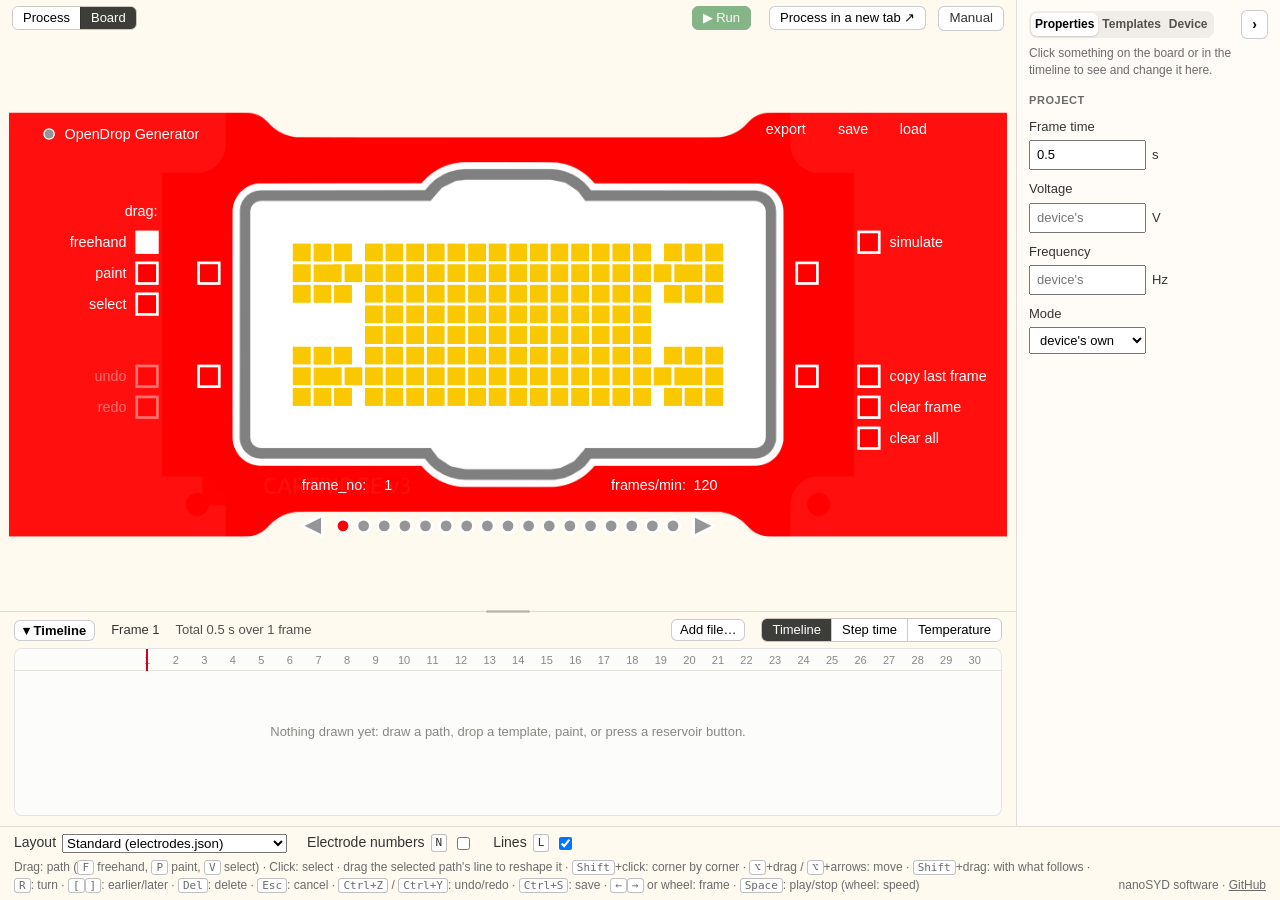
<file: index.html>
<!DOCTYPE html>
<html lang="en">
<head>
  <meta charset="utf-8">
  <meta name="viewport" content="width=device-width, initial-scale=1">
  <title>OpenDrop Generator</title>
  <link rel="stylesheet" href="css/app.css">
</head>
<body>
  <div id="main">
    <div id="work">
      <div id="stage">
        <div id="viewbar">
          <span class="segmented" role="group" aria-label="View">
            <button type="button" data-view="process" aria-pressed="false"
                    title="The process: tiles for each step, decisions and loops">Process</button>
            <button type="button" data-view="board" aria-pressed="true" title="The electrode board">Board</button>
          </span>
          <span id="viewbar-where"></span>
          <span class="spacer"></span>
          <span id="run-controls" hidden>
            <button type="button" id="run-start" title="Run it on the OpenDrop: each step plays on the board and on the device, and you are asked at Measure and Ask tiles. Connect the device first">▶ Run</button>
            <button type="button" id="run-pause" hidden>⏸ Pause</button>
            <button type="button" id="run-stop" hidden>■ Stop</button>
            <span id="run-state"></span>
          </span>
          <button type="button" id="open-tab" title="The other view in a second browser tab; both stay in step">Board in a new tab ↗</button>
          <a id="manual-link" href="manual.html" target="_blank" rel="noopener"
             title="How to use the app, with examples of processes (opens in a new tab)">Manual</a>
        </div>
        <div id="stage-area">
          <svg id="board" xmlns="http://www.w3.org/2000/svg" preserveAspectRatio="xMidYMid meet"
               role="img" aria-label="OpenDrop electrode array"></svg>
          <div id="process-view" hidden></div>
          <div id="run-log" class="run-log" hidden></div>
        </div>
      </div>

      <section id="timing" aria-label="Frame timing">
        <div id="timing-resize" role="separator" aria-orientation="horizontal" aria-label="Timeline height"
             title="Drag to make the timeline taller or shorter; double-click for the usual height"></div>
        <div class="timing-bar">
          <button type="button" id="timing-toggle" class="panel-toggle" aria-expanded="true"
                  title="Minimise the timeline panel"><span class="arrow">▾</span> Timeline</button>
          <span class="timing-controls">
            <span>Frame <span id="time-frame-no">1</span></span>
          </span>
          <span id="time-total"></span>
          <span class="spacer"></span>
          <span class="chart-controls">
            <button type="button" id="add-file" title="Add an OpenDrop .json file to the project, from the frame on screen">Add file…</button>
            <span class="segmented" role="group" aria-label="View">
              <button type="button" data-view="timeline" aria-pressed="true">Timeline</button>
              <button type="button" data-view="step" aria-pressed="false">Step time</button>
              <button type="button" data-view="temp" aria-pressed="false">Temperature</button>
            </span>
          </span>
        </div>
        <div id="timeline"></div>
        <!-- The legend sits inside the chart, so switching views never changes the bar above. -->
        <div id="chart" hidden><span id="chart-legend"><i class="swatch plain"></i>a step<i class="swatch own"></i>a wait</span></div>
        <div id="temp-box" hidden>
          <div class="temp-bar">
            <span class="segmented" role="group" aria-label="Heater a click sets">
              <button type="button" data-heater="0" aria-pressed="true"><i class="swatch t1"></i>T1</button>
              <button type="button" data-heater="1" aria-pressed="false"><i class="swatch t2"></i>T2</button>
              <button type="button" data-heater="2" aria-pressed="false"><i class="swatch t3"></i>T3</button>
            </span>
            <span class="temp-key"><i class="key solid"></i>target <i class="key dashed"></i>estimate
              <i class="key dot"></i>measured <i class="key diamond"></i>waits</span>
            <span class="spacer"></span>
            <label title="How fast the heaters are assumed to warm up, for estimating waits without a device">Warms
              <input type="number" id="rate-up" min="0.1" max="600" step="any"> °C/min</label>
            <label title="How fast they are assumed to cool down">cools
              <input type="number" id="rate-down" min="0.1" max="600" step="any"> °C/min</label>
          </div>
          <div id="temp-chart"></div>
        </div>
      </section>
    </div>

    <aside id="templates" aria-label="Actions and templates">
      <button type="button" id="templates-tab" class="side-tab" aria-expanded="false"
              title="Show the panel">Properties · Templates · Device</button>
      <div id="panel">
        <div class="panel-head">
          <div class="tabs" role="tablist" aria-label="Panel">
            <button type="button" role="tab" id="tab-properties" data-tab="properties" aria-selected="true"
                    aria-controls="properties">Properties</button>
            <button type="button" role="tab" id="tab-templates" data-tab="templates" aria-selected="false"
                    aria-controls="library">Templates</button>
            <button type="button" role="tab" id="tab-device" data-tab="device" aria-selected="false"
                    aria-controls="device">Device <span id="tab-device-dot" class="dot off"></span></button>
          </div>
          <button type="button" id="templates-min" class="panel-toggle" aria-expanded="true"
                  title="Minimise the panel">›</button>
        </div>

        <div id="properties" role="tabpanel" aria-labelledby="tab-properties">
          <div id="tile-props" hidden></div>
          <div id="props-none">
            <p class="hint">Click something on the board or in the timeline to see and change it here.</p>
            <p id="props-summary" class="info"></p>
            <h3 class="props-settings">Project</h3>
            <label class="field" title="How long every step lasts (a Wait, or waiting for the heaters, lasts its own time)">Frame time
              <span class="with-unit"><input type="number" id="time-default" min="0.01" max="3600" step="any"
                     inputmode="decimal"> s</span></label>
            <div class="hv-fields" title="The electrodes' high voltage for this project (custom firmware OpenDropVCustom). Empty: the device keeps its own setting. Sent to a connected device when it changes or connects">
              <label class="field">Voltage
                <span class="with-unit"><input type="number" id="hv-volts" min="50" max="240" step="1"
                       placeholder="device's" inputmode="numeric"> V</span></label>
              <label class="field">Frequency
                <span class="with-unit"><input type="number" id="hv-hz" min="100" max="1000" step="10"
                       placeholder="device's" inputmode="numeric"> Hz</span></label>
              <label class="field">Mode
                <select id="hv-mode"><option value="">device's own</option><option value="ac">AC</option><option value="dc">DC</option></select></label>
            </div>
          </div>
          <div id="props" hidden>
            <h3 id="prop-kind">Selected</h3>
            <p id="prop-tile" class="hint" hidden></p>
            <label class="field">Name <input type="text" id="prop-name" maxlength="80" autocomplete="off"></label>
            <label class="field"><span>Droplet <span id="prop-droplet-short" class="short-name"
                     title="Its short name, used when droplets merge"></span></span>
              <input type="text" id="prop-droplet" maxlength="60" autocomplete="off" list="droplet-names"></label>
            <div class="field">Starts
              <span class="row">
                <select id="prop-start-mode">
                  <option value="frame">at frame</option>
                  <option value="after">after</option>
                </select>
                <input type="number" id="prop-start" min="1" step="1" title="First frame">
              </span>
              <span id="prop-after">
                <span id="prop-after-list"></span>
                <span class="row">
                  <button type="button" id="prop-after-add">+ also wait for…</button>
                  <label class="inline">then wait <input type="number" id="prop-delay" min="0" max="199" step="1"> frames <span id="prop-delay-time"></span></label>
                </span>
              </span>
            </div>
            <div class="field" id="prop-turn">Turn
              <span class="row">
                <button type="button" id="prop-turn-left" title="A quarter turn back (Shift+R)">↺ back</button>
                <button type="button" id="prop-turn-right" title="A quarter turn clockwise (R)">↻ clockwise</button>
              </span>
            </div>
            <div class="field" id="prop-size-row">Size
              <select id="prop-size"><option value="2">2 × 2</option><option value="3">3 × 3</option></select></div>
            <div class="field" id="prop-dir-row">Goes round
              <select id="prop-dir" title="Which way the droplet goes round; it starts and ends on the same electrode either way">
                <option value="cw">↻ clockwise</option><option value="ccw">↺ counter-clockwise</option></select></div>
            <label class="field" id="prop-length-row">Over (electrodes)
              <input type="number" id="prop-length" min="2" max="6" step="1"></label>
            <label class="field" id="prop-rounds-row">Rounds
              <input type="number" id="prop-rounds" min="1" max="20" step="1"></label>
            <label class="field" id="prop-frames-row">Frames
              <input type="number" id="prop-frames" min="1" step="1"></label>
            <div class="field" id="prop-temps-row">Heaters
              <span class="temp-inputs">
                <label><i class="swatch t1"></i>T1 <input type="number" id="prop-t1" min="20" max="120" step="1" placeholder="—"> °C</label>
                <label><i class="swatch t2"></i>T2 <input type="number" id="prop-t2" min="20" max="120" step="1" placeholder="—"> °C</label>
                <label><i class="swatch t3"></i>T3 <input type="number" id="prop-t3" min="20" max="120" step="1" placeholder="—"> °C</label>
              </span>
              <span class="hint">Empty: that heater stays as it was.</span>
            </div>
            <label class="check" id="prop-heatwait-row"><input type="checkbox" id="prop-heatwait"> Wait until the heaters
              get there</label>
            <label class="field" id="prop-tolerance-row">Close enough within
              <span class="with-unit"><input type="number" id="prop-tolerance" min="0.1" max="20" step="any"> °C</span></label>
            <div class="field" id="prop-magnet-row">Magnet
              <span class="row">
                <select id="prop-magnet"><option value="1">Magnet 1</option><option value="2">Magnet 2</option></select>
                <select id="prop-magnet-on"><option value="on">on</option><option value="off">off</option></select>
              </span>
            </div>
            <label class="field" id="prop-message-row" title="Shown on the OpenDrop's screen (custom firmware) from this frame on, during ▶ Run; empty clears it">Text on the device's screen (up to 20 characters)
              <input type="text" id="prop-message" maxlength="20" placeholder="empty: clears the screen" autocomplete="off">
              <small id="prop-message-count" class="hint">0 / 20</small></label>
            <datalist id="droplet-names"></datalist>
            <p id="prop-info" class="info"></p>
            <div class="maker-buttons">
              <button type="button" id="prop-delete">Delete</button>
            </div>
          </div>
        </div>

        <div id="library" role="tabpanel" aria-labelledby="tab-templates" hidden>
          <p class="hint">Drag one onto the electrode the droplet is on. It starts in the frame on
            screen. <kbd>R</kbd> turns it while you drag, <kbd>Esc</kbd> cancels.</p>
          <div class="list-head">
            <h3>Yours</h3>
            <button type="button" id="template-new">+ New</button>
          </div>
          <ul id="my-templates" class="template-list"></ul>
          <p id="no-templates" class="empty">None yet. Press <b>+ New</b>, draw the operation and save
            it, or press ✎ on a built-in one to start from a copy.</p>
          <h3>Built in</h3>
          <div id="builtin-templates"></div>
          <div class="panel-foot">
            <button type="button" id="template-export">Export…</button>
            <button type="button" id="template-import">Import…</button>
          </div>
        </div>

        <div id="device" role="tabpanel" aria-labelledby="tab-device" hidden>
          <p id="device-unsupported" class="hint" hidden>This browser can't reach USB devices. Open the
            page in Chrome or Edge on a computer.</p>
          <div class="device-head">
            <span id="device-dot" class="dot off"></span>
            <div>
              <h3 id="device-state">Not connected</h3>
              <p id="device-port" class="info"></p>
            </div>
          </div>
          <div class="row">
            <button type="button" id="device-connect" class="primary">Connect…</button>
            <button type="button" id="device-disconnect" hidden>Disconnect</button>
            <button type="button" id="device-sim" hidden
                    title="A pretend OpenDrop in this page, for trying things without the device">Simulated OpenDrop</button>
          </div>
          <p id="device-pick-hint" class="hint">In the list the browser shows, look for the <b>Feather M0</b> device.</p>
          <label class="check"><input type="checkbox" id="device-auto"> Reconnect automatically when the page
            opens or the device is plugged in</label>

          <section class="device-part" id="device-live-part">
            <h4>Running</h4>
            <p class="hint"><b>▶ Run</b> at the top plays it on the device; <b>simulate</b> on the board
              plays it only here in the browser.</p>
            <div class="row">
              <button type="button" id="device-alloff" title="Every electrode and heater off on the device">Switch all off</button>
            </div>
          </section>

          <section class="device-part" id="device-feedback-part" hidden>
            <h4>Feedback</h4>
            <label class="check"><input type="checkbox" id="device-feedback"> Show where the device senses
              droplets (dots on the board)</label>
            <p id="device-sensed" class="info"></p>
          </section>

          <section class="device-part" id="device-hv-part">
            <h4>High voltage</h4>
            <p id="device-hv-now" class="info"></p>
            <div class="row">
              <button type="button" id="device-hv-save" title="The device takes the project's voltage, frequency and mode and keeps them after it is switched off (written to its memory, with its sound and feedback settings)">Save to device</button>
            </div>
            <p class="hint">Set them for the project in Properties, under the frame time; they go to the device
              when it connects and whenever they change, until it is switched off. <b>Save to device</b> keeps
              them on it for good. Needs the custom firmware (OpenDropVCustom).</p>
          </section>

          <section class="device-part" id="device-temps-part" hidden>
            <h4>Temperatures</h4>
            <table id="device-temps">
              <thead><tr><th></th><th>Now</th><th>Target</th></tr></thead>
              <tbody></tbody>
            </table>
          </section>

          <section class="device-part">
            <h4>Sequence on the device</h4>
            <p id="device-seq" class="info"></p>
            <div class="row">
              <button type="button" id="device-load">Send to device</button>
              <button type="button" id="device-run" title="The device plays the sequence sent to it on its own, without this page (not the process's ▶ Run)">Run on the device</button>
              <button type="button" id="device-stop">Stop</button>
            </div>
            <p id="device-run-state" class="info"></p>
            <p id="device-seq-note" class="hint">To run on its own, with each frame's time, the device needs
              firmware that takes a whole sequence (protocol 1, see docs/device-protocol.md). Today's
              firmware only follows frames as they come: use ▶ Run at the top instead.</p>
          </section>

          <section class="device-part" id="device-log-part">
            <h4>Traffic log</h4>
            <label class="check"><input type="checkbox" id="serial-log-on"> Log what is sent and what comes back</label>
            <label class="check"><input type="checkbox" id="serial-log-fold" checked> Fold repeats (the same packet
              and answer again, temperature readings aside, e.g. the status check every second) into a count</label>
            <div class="row">
              <button type="button" id="serial-log-clear">Clear</button>
              <button type="button" id="serial-log-copy">Copy</button>
              <button type="button" id="serial-log-save">Save…</button>
              <span id="serial-log-count" class="info"></span>
            </div>
            <div id="serial-log" class="serial-log" aria-label="Traffic log" tabindex="0"></div>
            <p class="hint">→ sent, ← received, × no answer. Each entry: what it says (as the custom
              firmware reads it), then the bytes in hex. Nothing is logged while this is off.</p>
          </section>
        </div>
      </div>

      <div id="maker" hidden>
        <div class="panel-head"><h2 id="maker-title">New template</h2></div>
        <p class="hint">Draw the operation on the array with any of the tools, starting in frame 1.
          The template is dropped by the leftmost electrode of
          its first frame (the top one if there are several).</p>
        <label class="field">Name <input type="text" id="template-name" maxlength="60" autocomplete="off"></label>
        <p id="maker-info" class="info"></p>
        <div class="maker-buttons">
          <button type="button" id="template-save" class="primary">Save template</button>
          <button type="button" id="template-cancel">Cancel</button>
        </div>
      </div>
    </aside>
  </div>

  <footer id="bar">
    <label>Layout <select id="layout"></select></label>
    <label>Electrode numbers <kbd>N</kbd> <input type="checkbox" id="numbers"></label>
    <label>Lines <kbd>L</kbd> <input type="checkbox" id="lines"></label>
    <span id="status" role="status" aria-live="polite"></span>
    <div id="bar-hints">
    <span id="help">
      Drag: path (<kbd>F</kbd> freehand, <kbd>P</kbd> paint, <kbd>V</kbd> select) ·
      Click: select · drag the selected path's line to reshape it · <kbd>Shift</kbd>+click: corner by corner ·
      <kbd>⌥</kbd>+drag / <kbd>⌥</kbd>+arrows: move · <kbd>Shift</kbd>+drag: with what follows · <kbd>R</kbd>: turn ·
      <kbd>[</kbd><kbd>]</kbd>: earlier/later · <kbd>Del</kbd>: delete · <kbd>Esc</kbd>: cancel ·
      <kbd data-pc="Ctrl+Z">⌘Z</kbd> / <kbd data-pc="Ctrl+Y">⇧⌘Z</kbd>: undo/redo · <kbd data-pc="Ctrl+S">⌘S</kbd>: save ·
      <kbd>←</kbd><kbd>→</kbd> or wheel: frame · <kbd>Space</kbd>: play/stop (wheel: speed)
    </span>
    <span id="credit">nanoSYD software · <a href="https://github.com/ostryJR/NanoSyd_OpenDrop_software" target="_blank" rel="noopener"
        title="The source code on GitHub (opens in a new tab)">GitHub</a></span>
    </div>
  </footer>

  <input type="file" id="file-input" accept=".odproj,.json,application/json" hidden>
  <input type="file" id="template-file" accept=".json,application/json" hidden>
  <input type="file" id="add-file-input" accept=".json,application/json" hidden>
  <div id="drag-ghost" hidden></div>

  <!-- Plain scripts (not modules) so the page also works when opened straight from disk. -->
  <script src="js/layouts-data.js"></script>
  <script src="js/layout.js"></script>
  <script src="js/model.js"></script>
  <script src="js/heat.js"></script>
  <script src="js/paths.js"></script>
  <script src="js/templates.js"></script>
  <script src="js/lines.js"></script>
  <script src="js/compile.js"></script>
  <script src="js/process.js"></script>
  <script src="js/stretch.js"></script>
  <script src="js/schedule.js"></script>
  <script src="js/clock.js"></script>
  <script src="js/device.js"></script>
  <script src="js/project.js"></script>
  <script src="js/editor.js"></script>
  <script src="js/runner.js"></script>
  <script src="js/jsonio.js"></script>
  <script src="js/device-sim.js"></script>
  <script src="js/serial.js"></script>
  <script src="js/view.js"></script>
  <script src="js/chart.js"></script>
  <script src="js/tempchart.js"></script>
  <script src="js/timeline.js"></script>
  <script src="js/processview.js"></script>
  <script src="js/processpanel.js"></script>
  <script src="js/sync.js"></script>
  <script src="js/seriallog.js"></script>
  <script src="js/devicepanel.js"></script>
  <script src="js/app.js"></script>
</body>
</html>
</file>
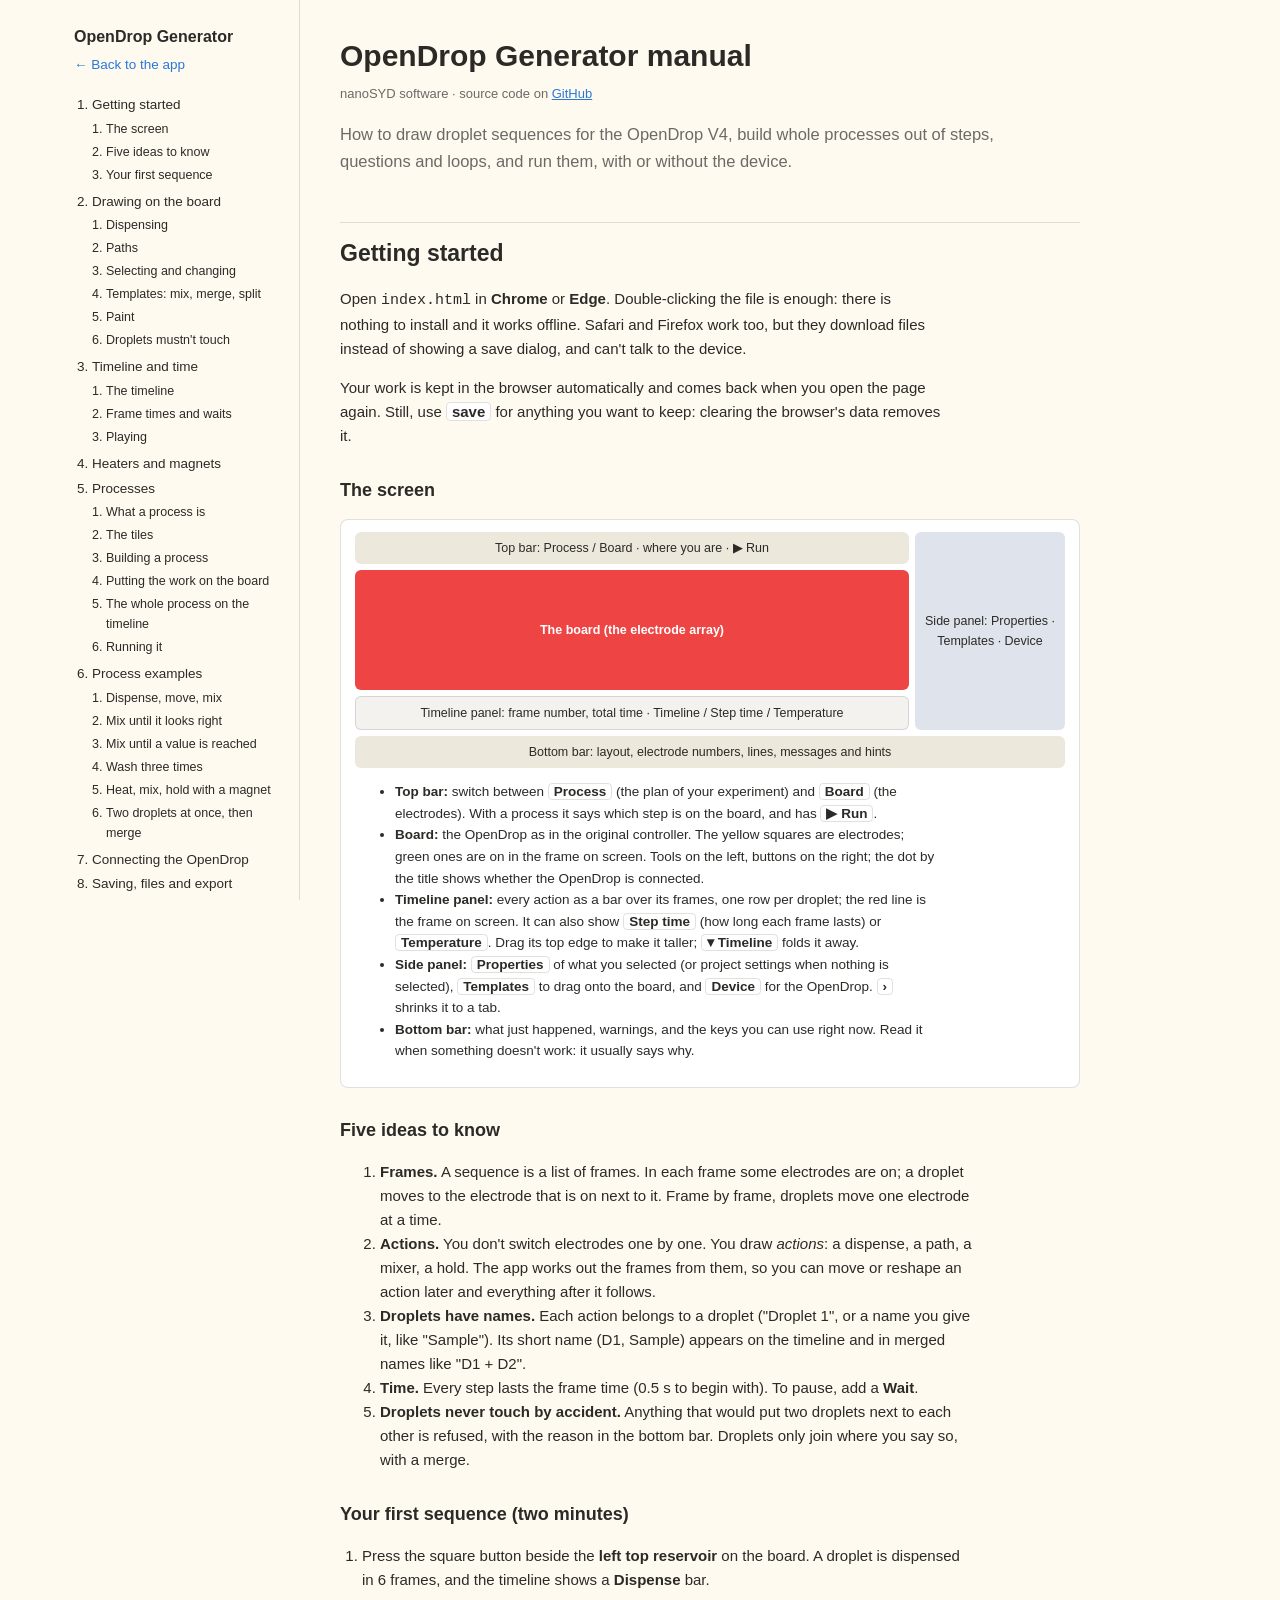
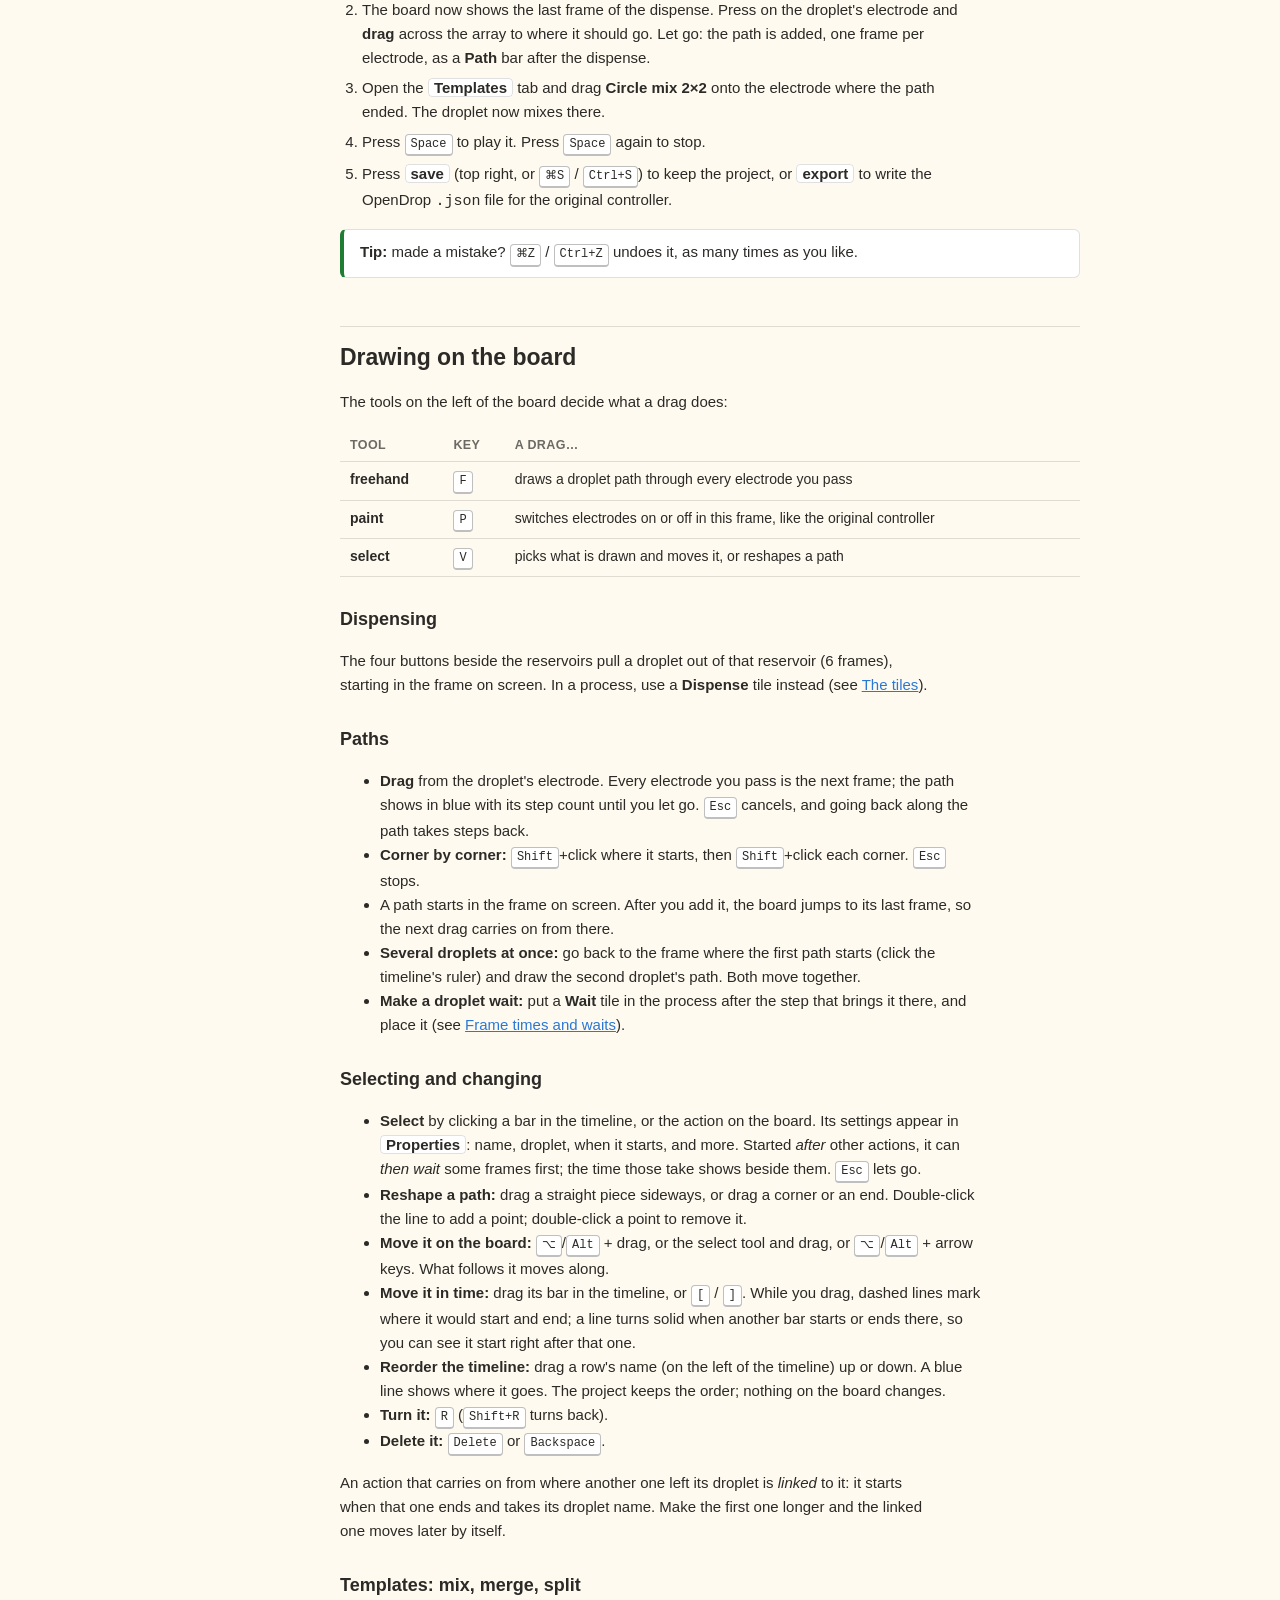
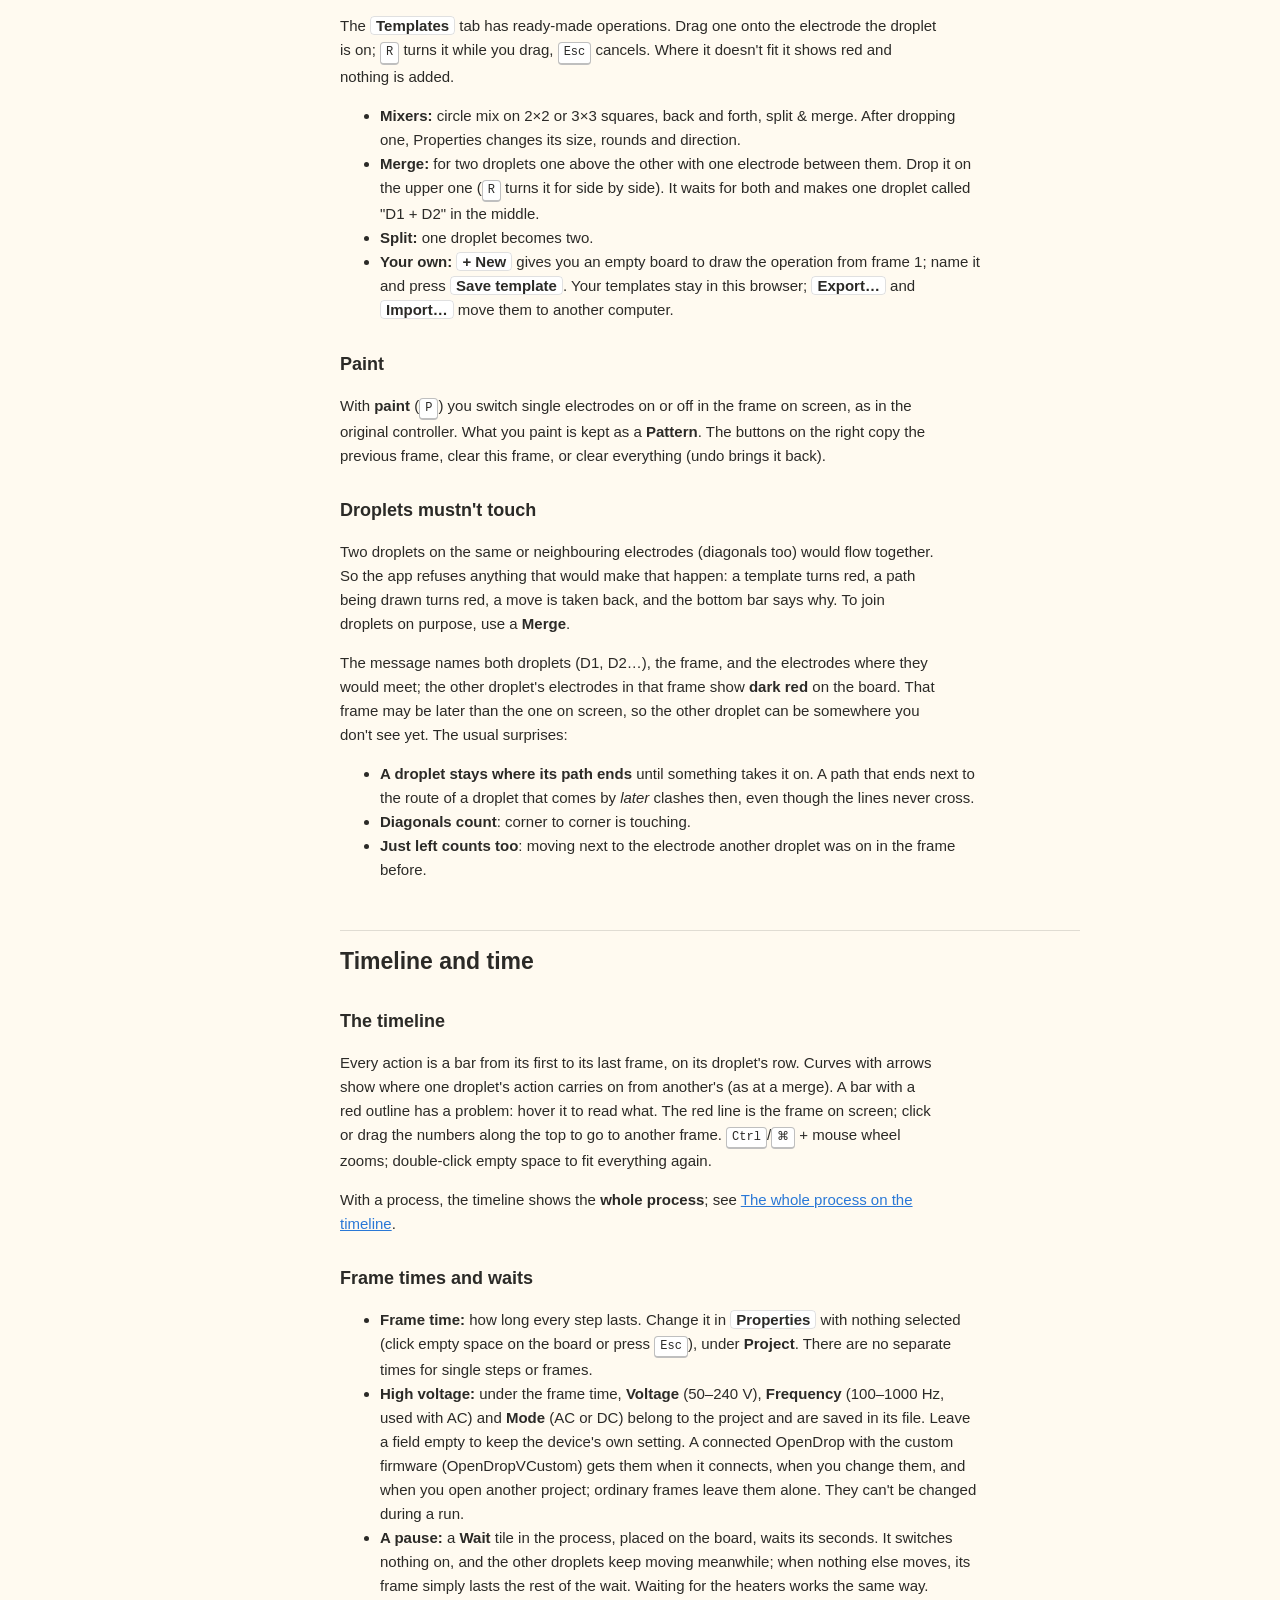
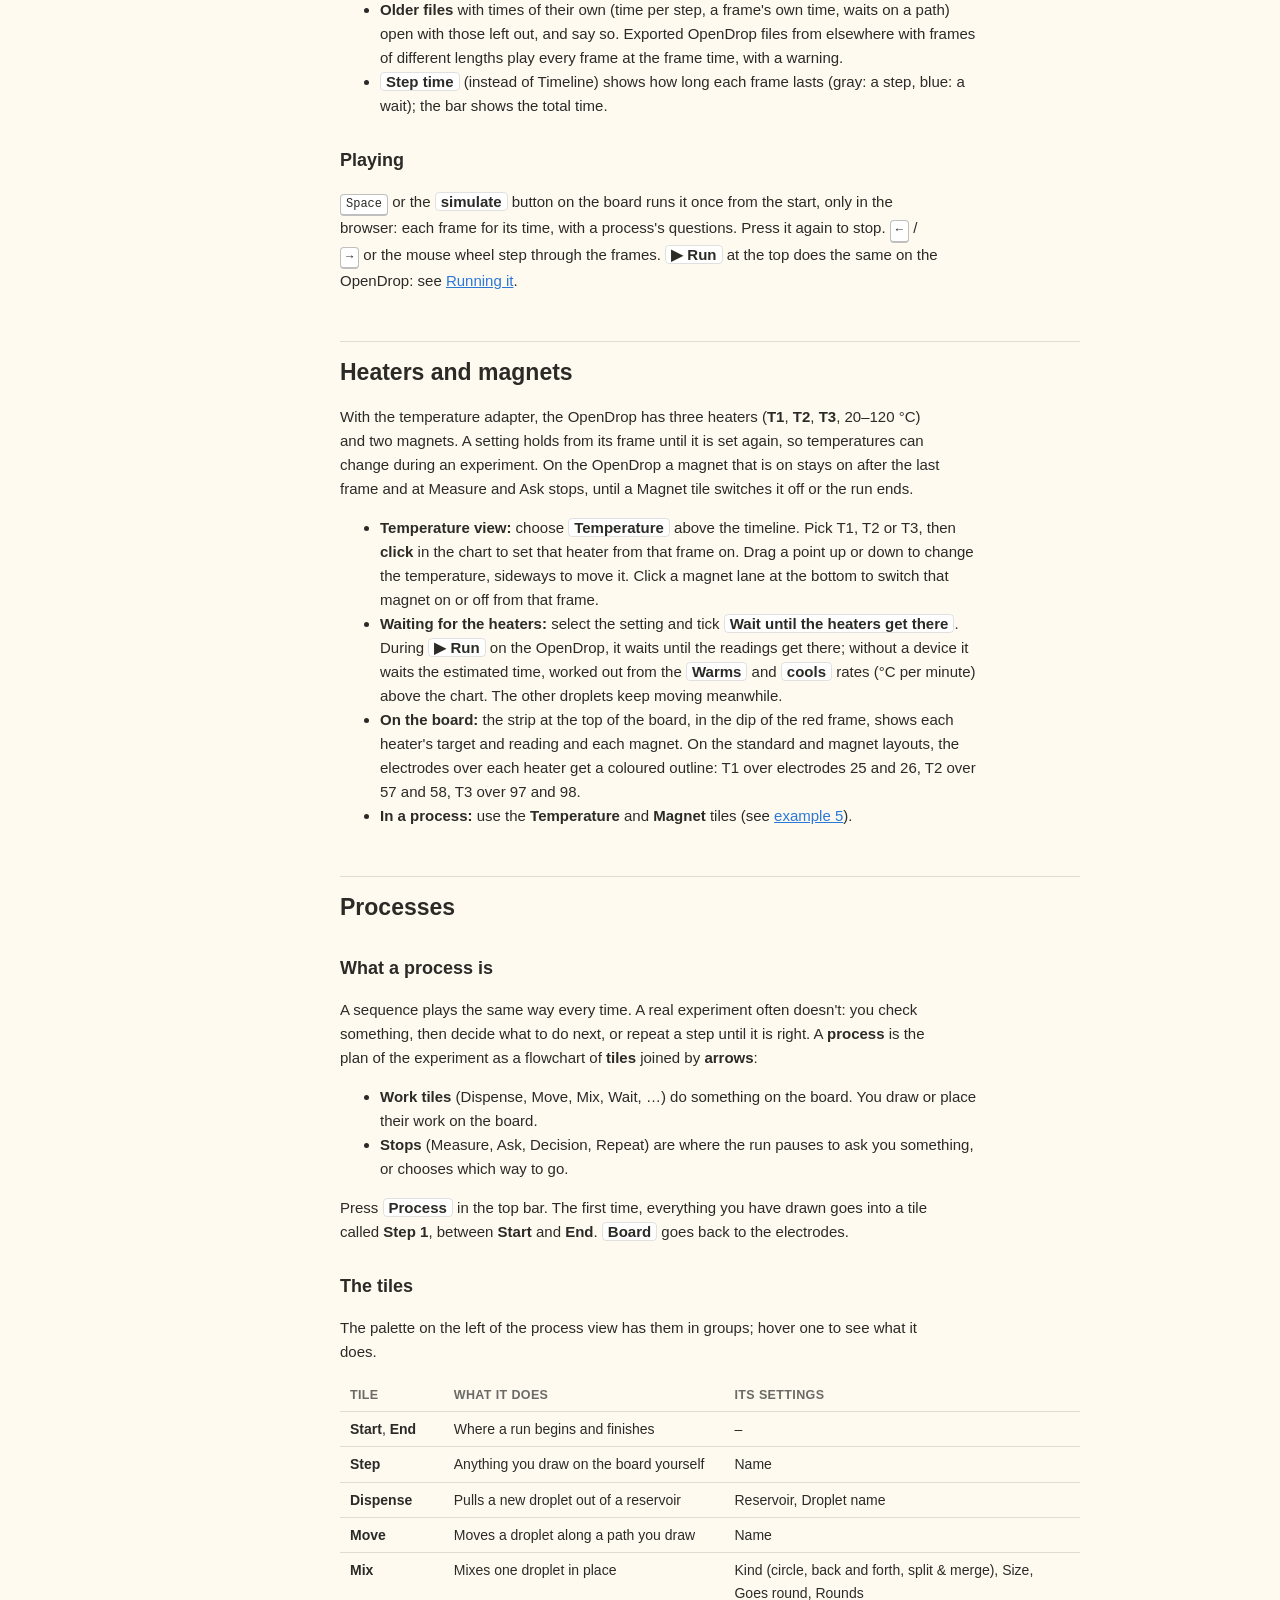
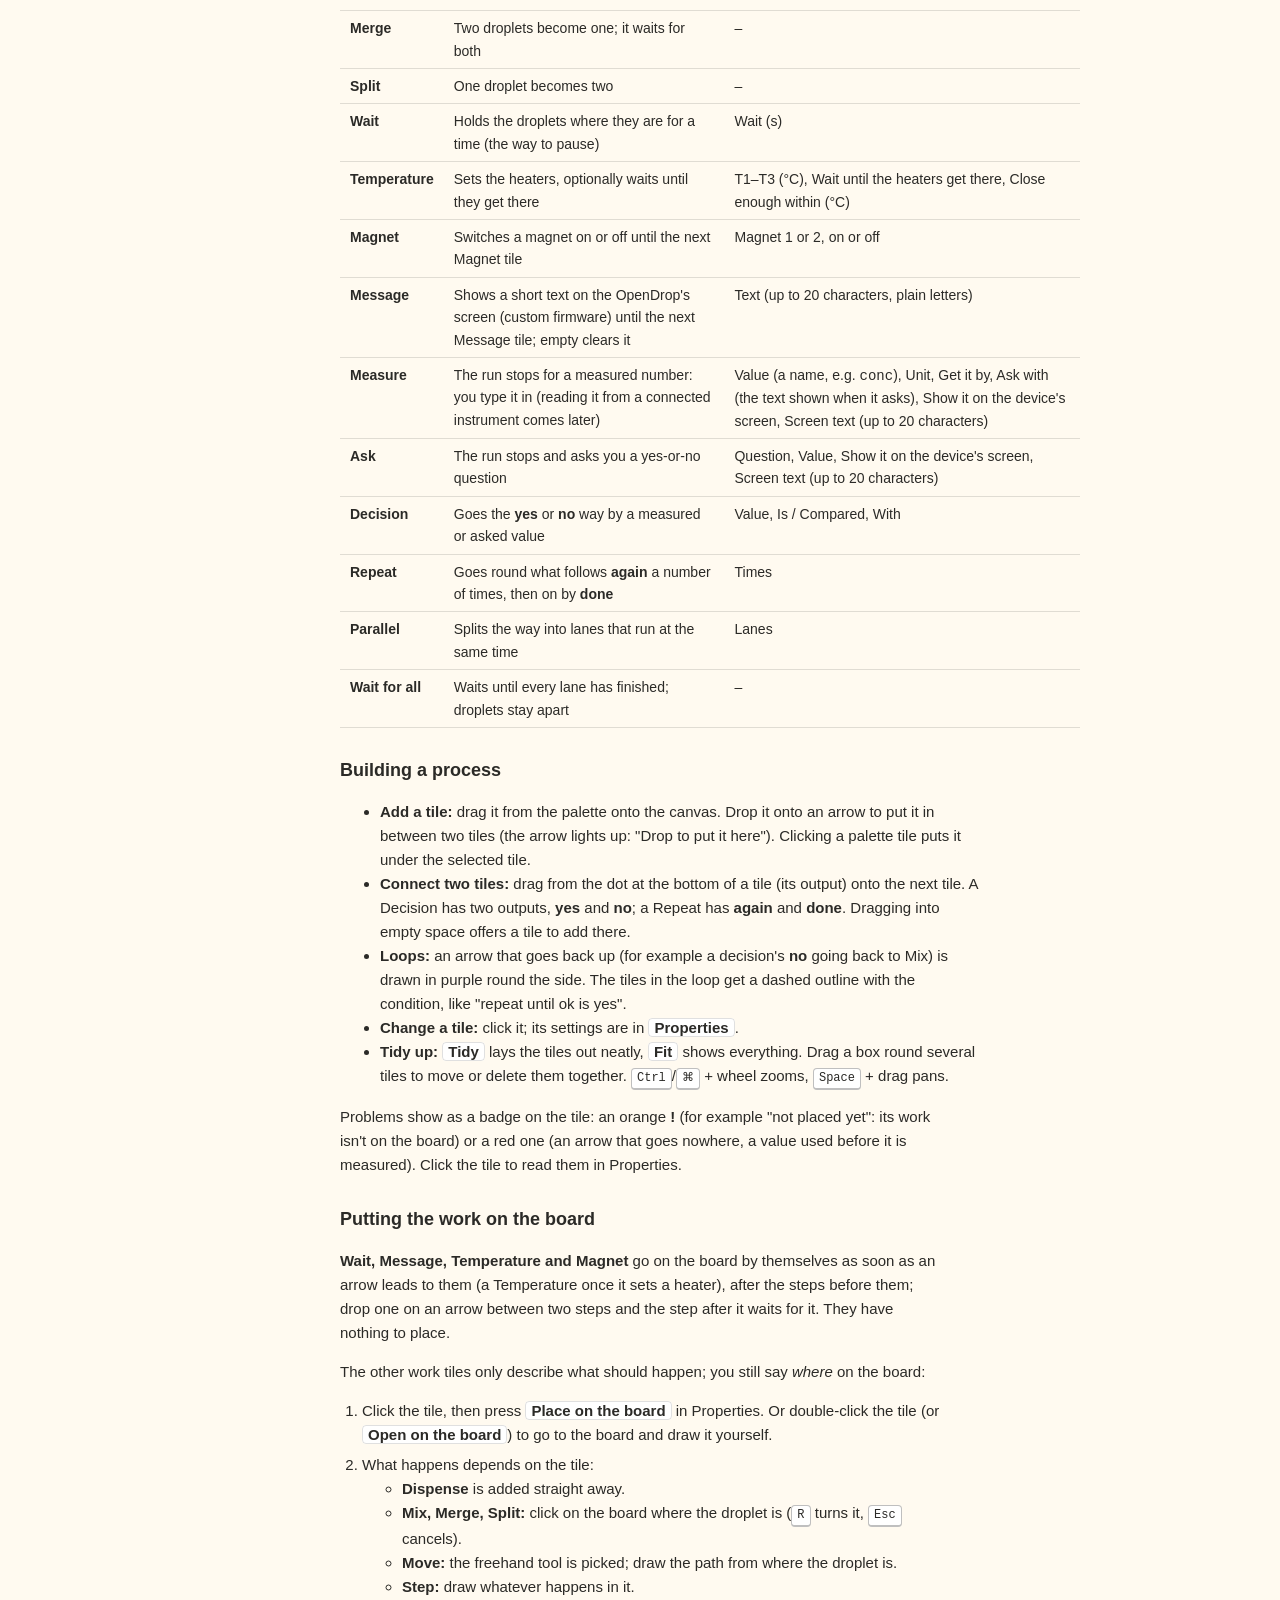
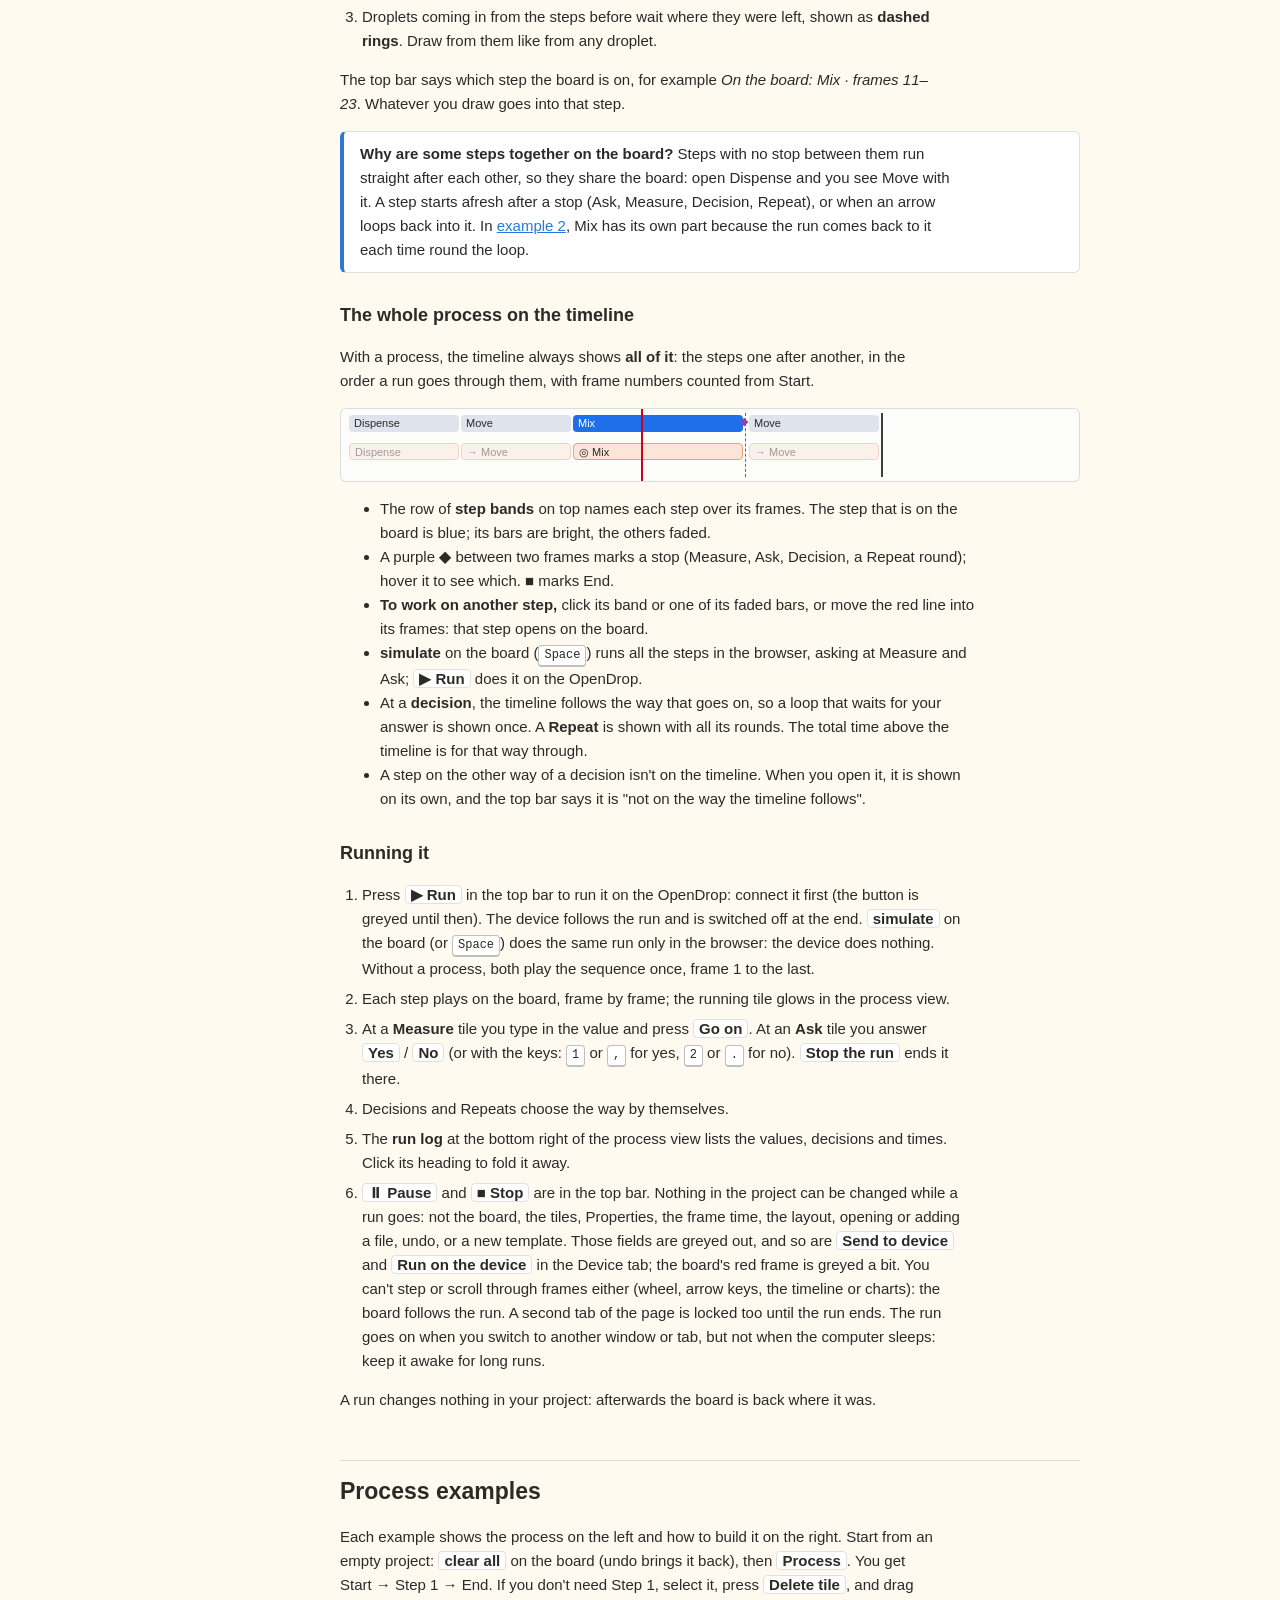
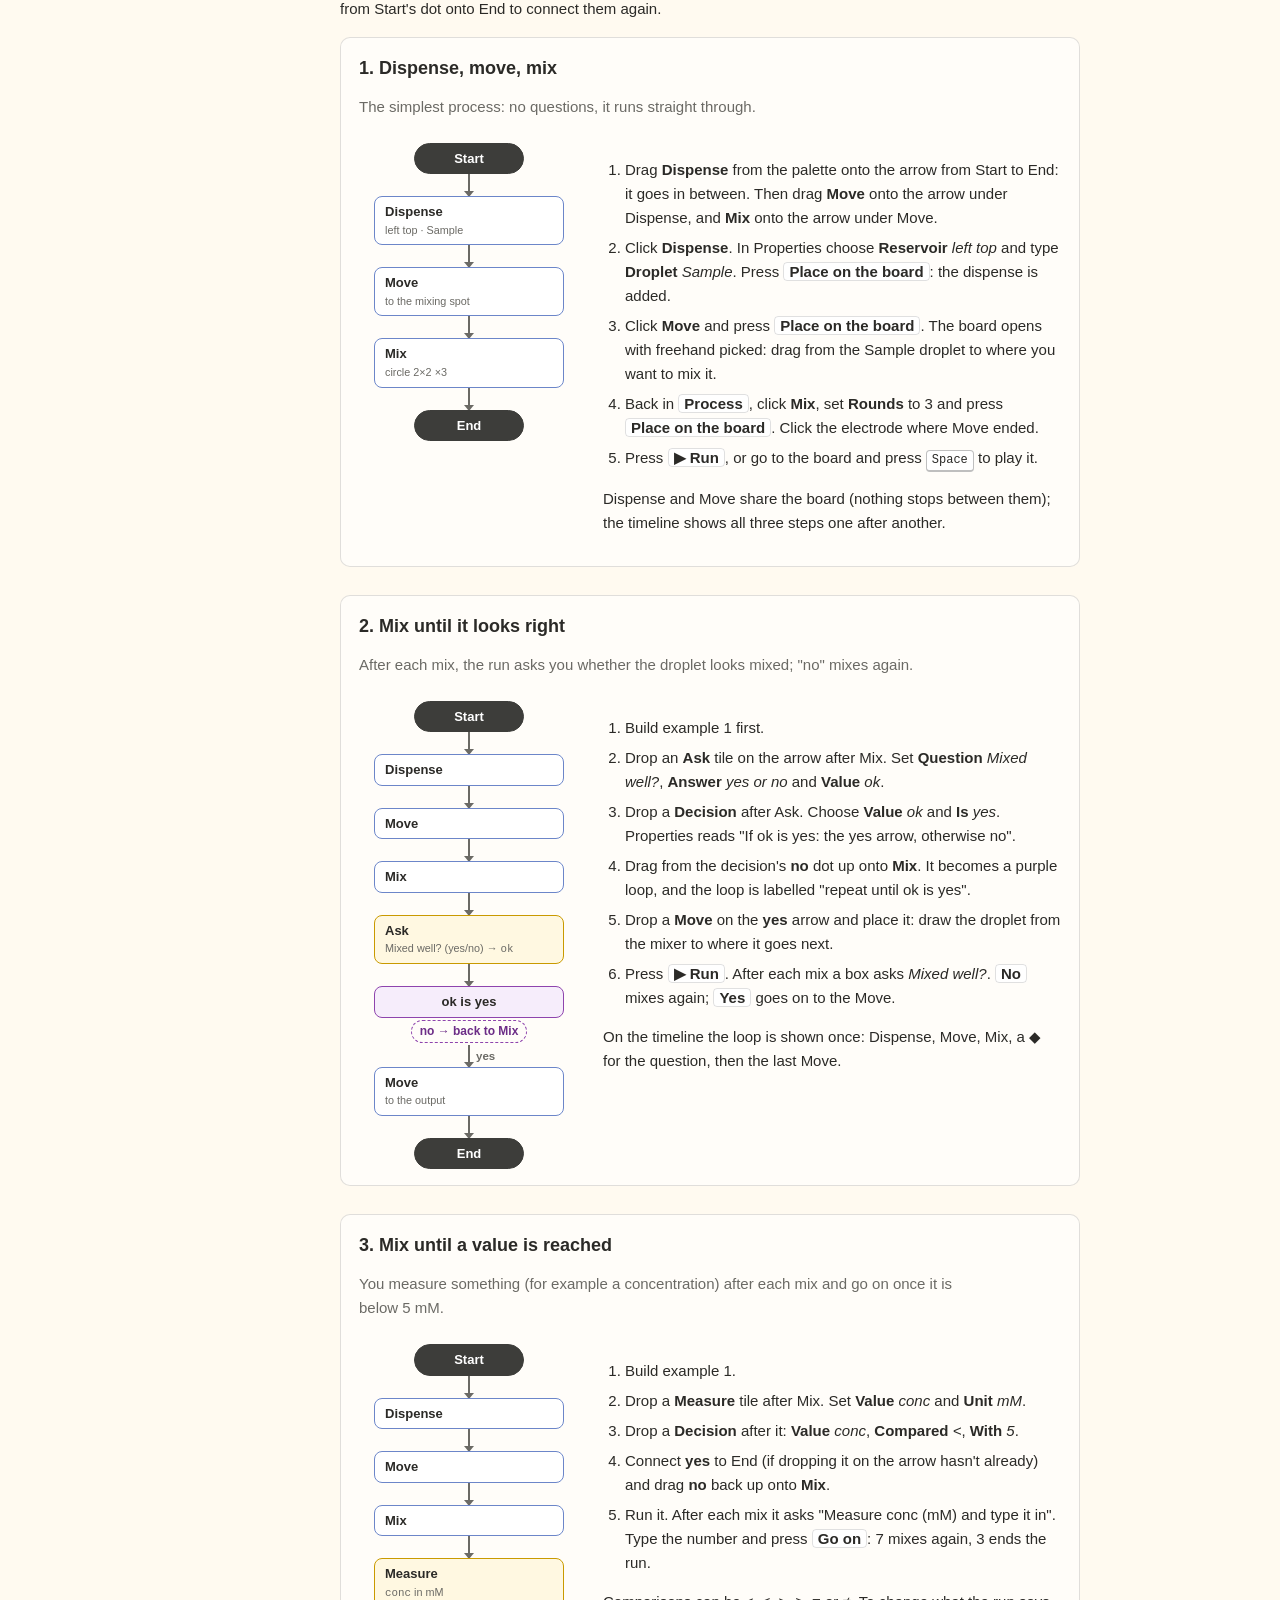
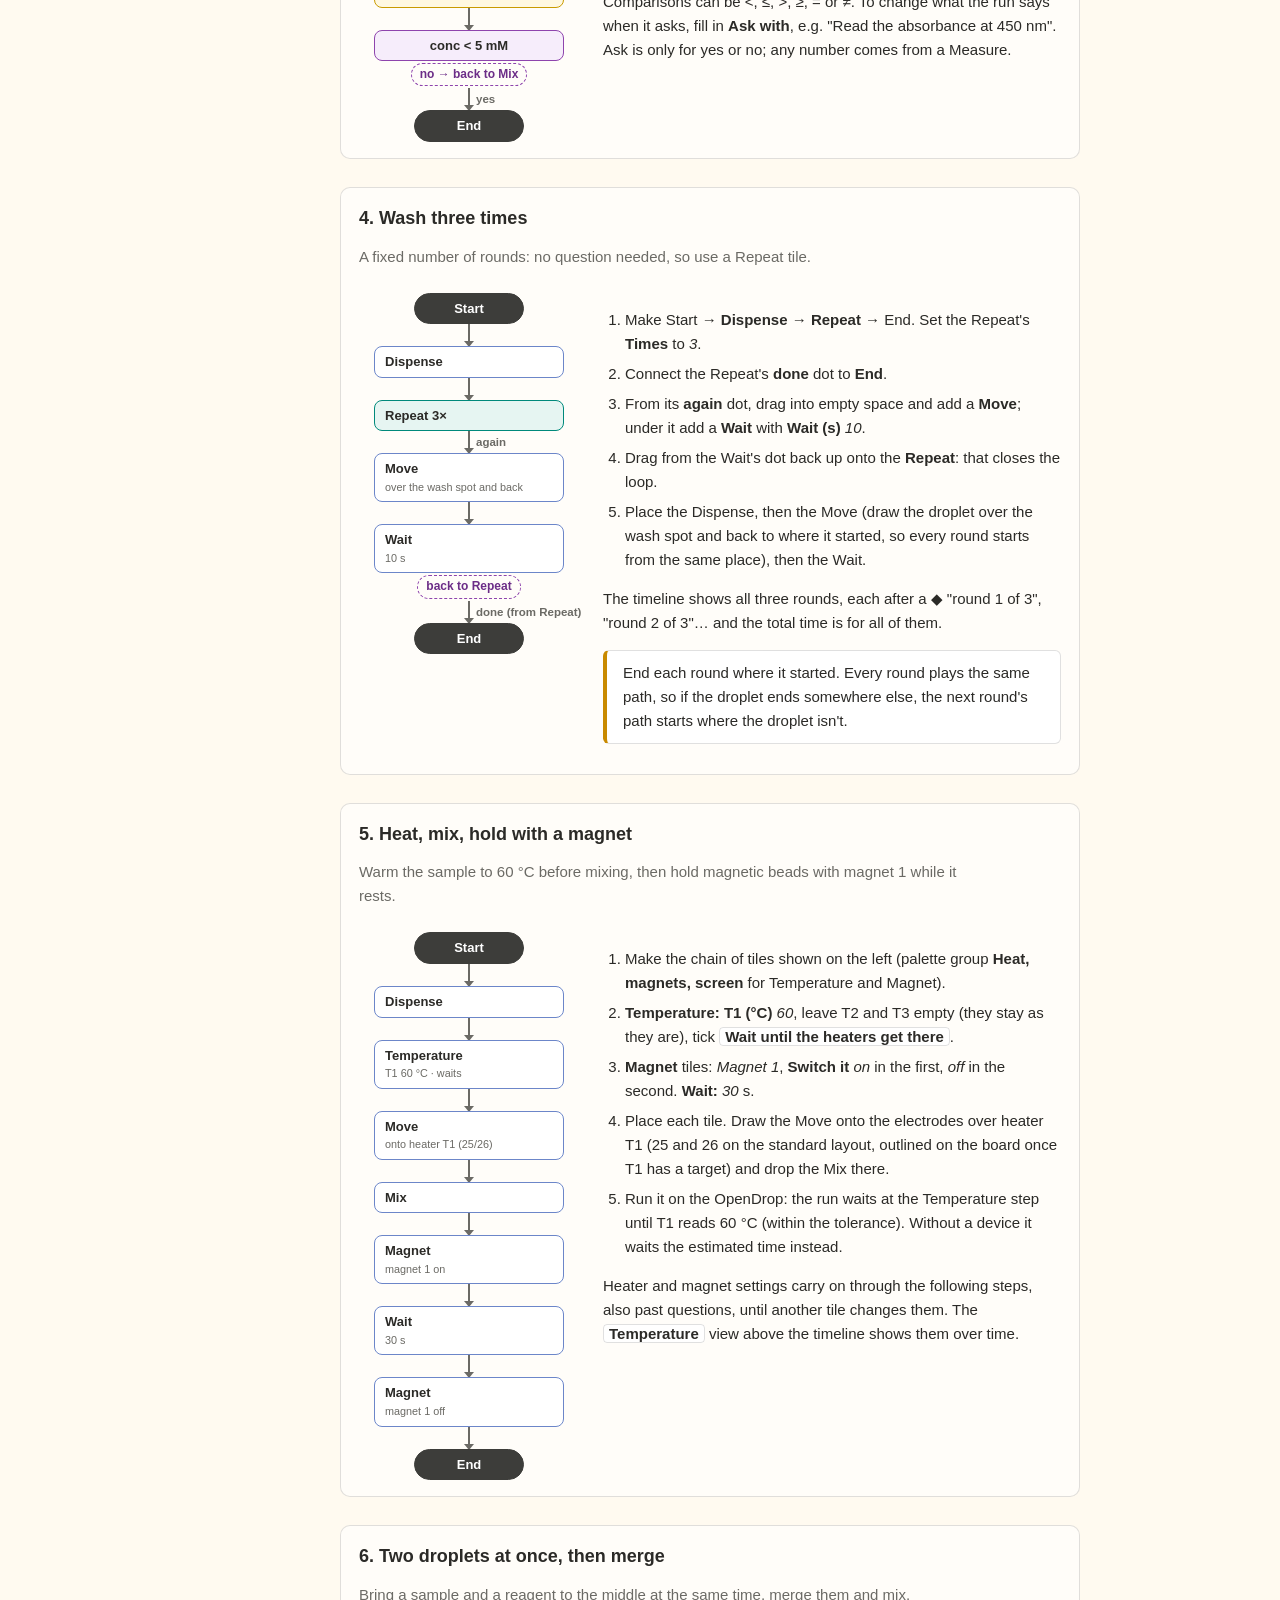
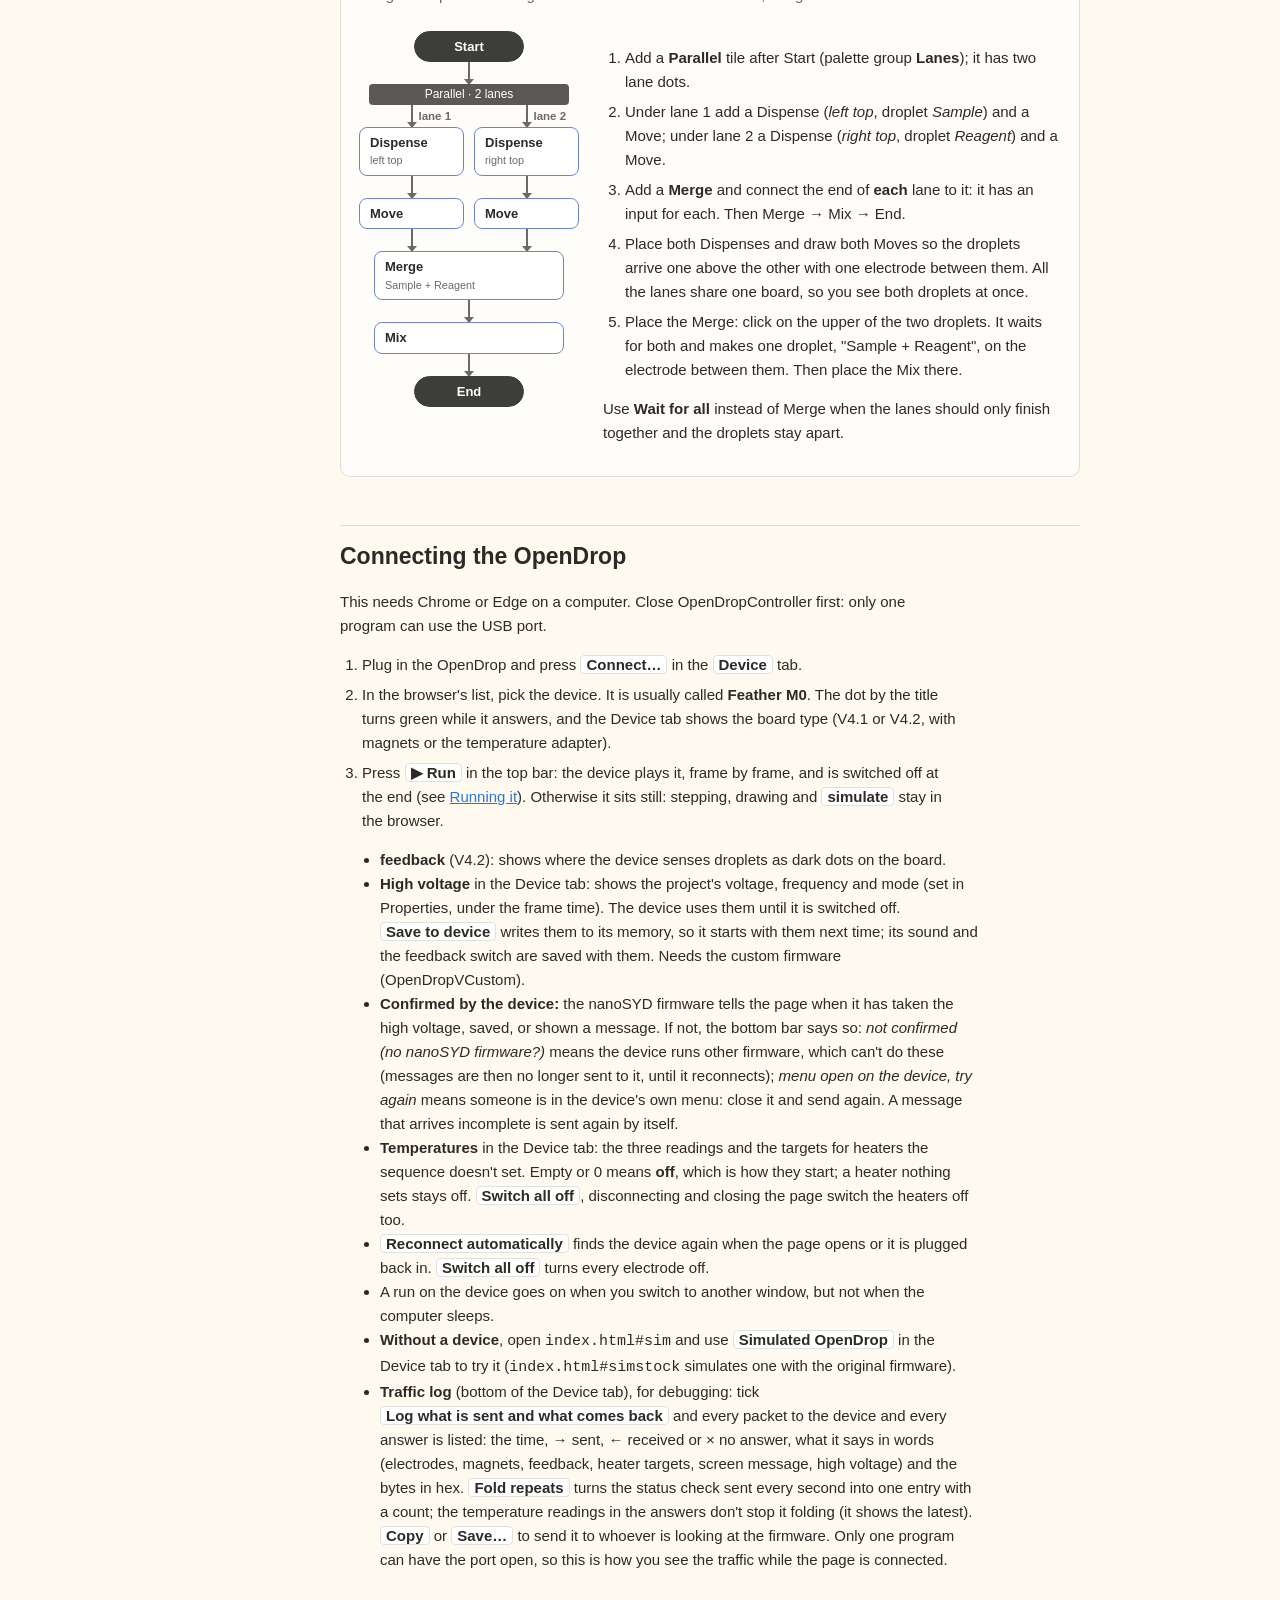
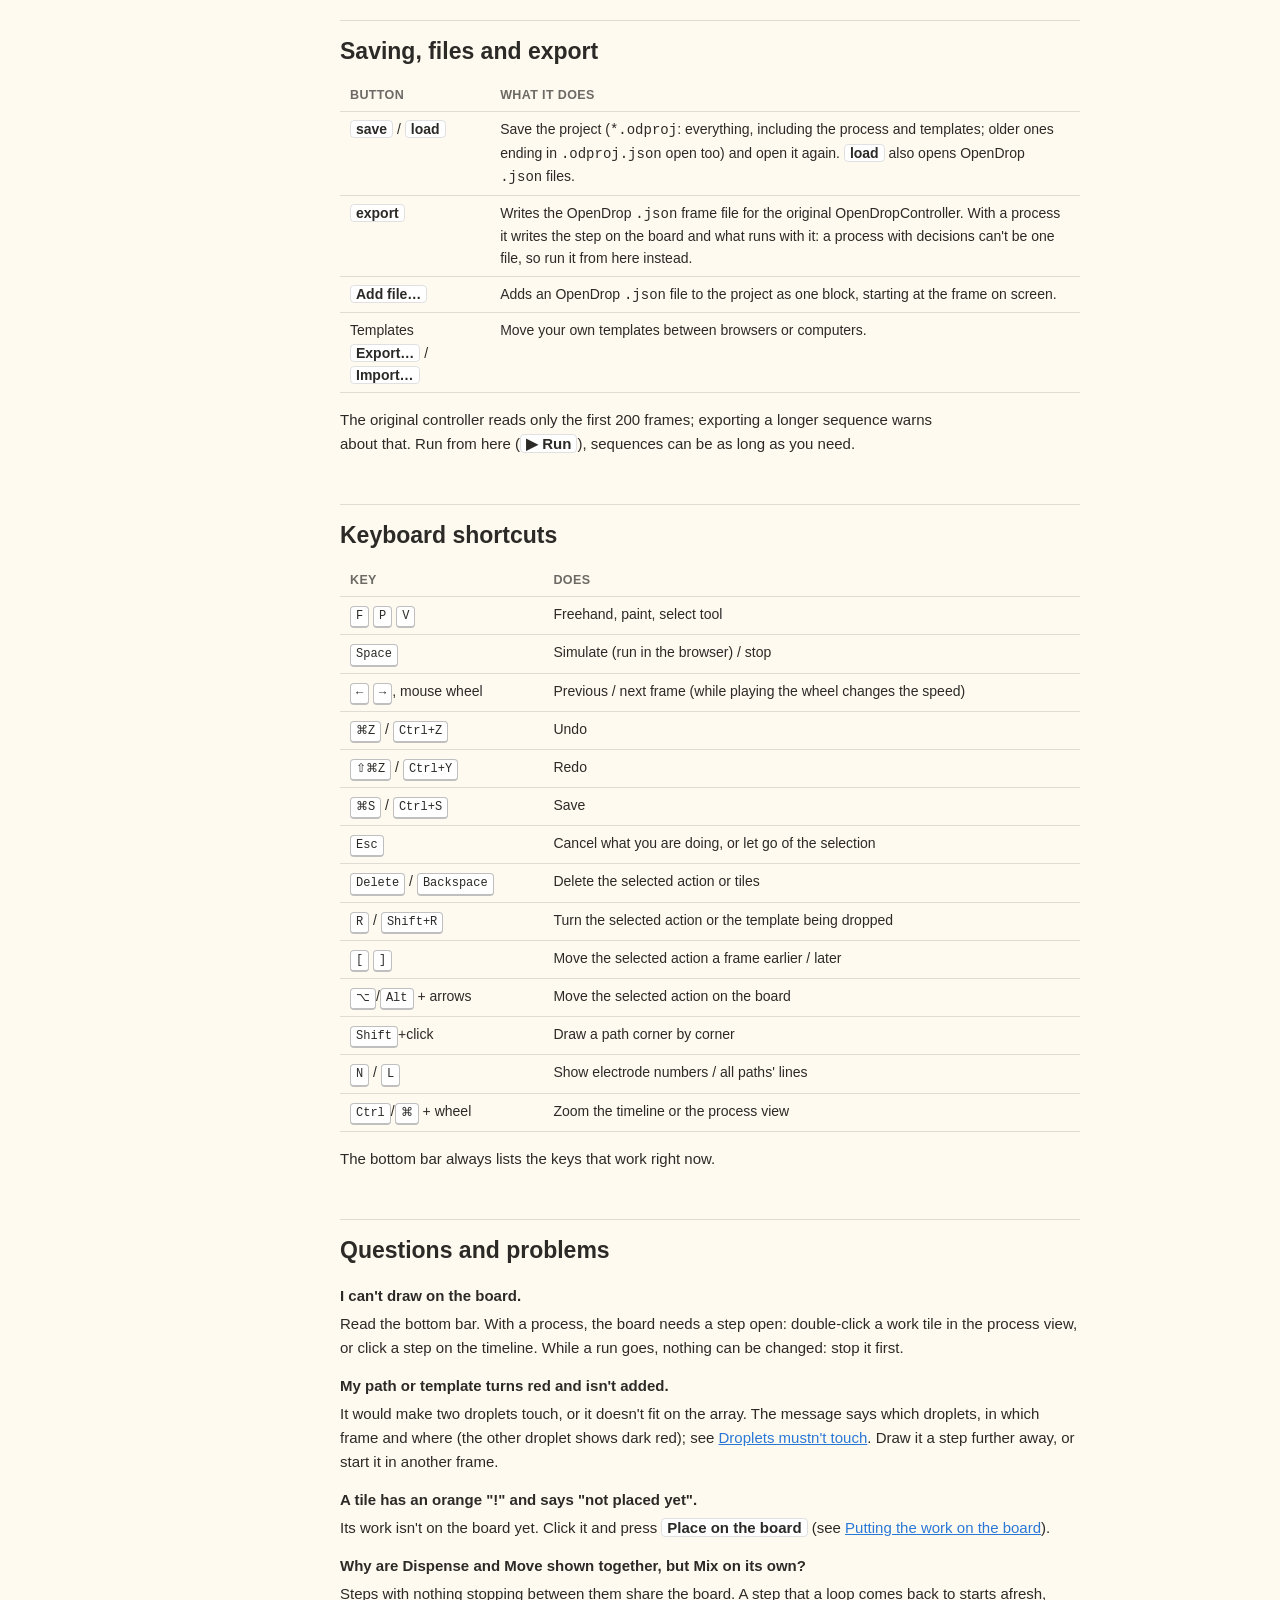
<file: manual.html>
<!DOCTYPE html>
<html lang="en">
<head>
  <meta charset="utf-8">
  <meta name="viewport" content="width=device-width, initial-scale=1">
  <title>OpenDrop Generator: manual</title>
  <!-- The user manual. Keep it in step with the app: every change to what you see or do in the app
       updates the section it belongs to here (and the README for the technical side). -->
  <style>
    :root {
      --background: rgb(255, 250, 240);
      --surface: #fff;
      --ink: #2b2a27;
      --muted: #6b6a65;
      --line: rgba(0, 0, 0, 0.12);
      --accent: #2a78d6;
      --work: #6c86c9;
      --ask-fill: #fff8e1;
      --ask-line: #c99a00;
      --decide-fill: #f6edfb;
      --decide-line: #8e44ad;
      --repeat-fill: #e6f5f2;
      --repeat-line: #00897b;
      --stop: #3d3d3a;
    }

    * { box-sizing: border-box; }

    html { scroll-behavior: smooth; scroll-padding-top: 16px; }

    body {
      margin: 0;
      background: var(--background);
      color: var(--ink);
      font: 15px/1.6 -apple-system, BlinkMacSystemFont, "Segoe UI", Helvetica, Arial, sans-serif;
    }

    .layout {
      display: grid;
      grid-template-columns: 250px minmax(0, 1fr);
      max-width: 1180px;
      margin: 0 auto;
    }

    nav {
      position: sticky;
      top: 0;
      align-self: start;
      height: 100vh;
      padding: 24px 16px 24px 24px;
      overflow-y: auto;
      border-right: 1px solid var(--line);
      font-size: 13.5px;
    }

    nav .title { margin: 0 0 4px; font-size: 16px; font-weight: 700; }
    nav .back { display: inline-block; margin-bottom: 16px; color: var(--accent); text-decoration: none; }
    nav ol { margin: 0; padding-left: 18px; }
    nav ol ol { margin: 2px 0 6px; padding-left: 14px; font-size: 12.5px; }
    nav li { margin: 3px 0; }
    nav a { color: var(--ink); text-decoration: none; }
    nav a:hover { color: var(--accent); }

    main { max-width: 820px; padding: 24px 40px 80px; }

    h1 { margin: 8px 0 4px; font-size: 30px; }
    h2 { margin: 48px 0 8px; padding-top: 12px; border-top: 1px solid var(--line); font-size: 23px; }
    h3 { margin: 28px 0 6px; font-size: 18px; }
    h4 { margin: 20px 0 4px; font-size: 15px; }
    p, li { max-width: 72ch; }
    .lead { color: var(--muted); font-size: 16.5px; }

    a { color: var(--accent); }

    kbd {
      display: inline-block;
      min-width: 1.6em;
      padding: 0 5px;
      border: 1px solid rgba(0, 0, 0, 0.25);
      border-bottom-width: 2px;
      border-radius: 4px;
      background: var(--surface);
      font: 12px/1.6 ui-monospace, SFMono-Regular, Menlo, monospace;
      text-align: center;
    }

    /* A button or field name as the app shows it. */
    .ui {
      padding: 0 5px;
      border: 1px solid var(--line);
      border-radius: 4px;
      background: var(--surface);
      font-weight: 600;
      white-space: nowrap;
    }

    table { width: 100%; margin: 10px 0; border-collapse: collapse; font-size: 14px; }
    th, td { padding: 6px 10px; border-bottom: 1px solid var(--line); text-align: left; vertical-align: top; }
    th { color: var(--muted); font-size: 12.5px; font-weight: 600; letter-spacing: 0.03em; text-transform: uppercase; }

    .box {
      margin: 14px 0;
      padding: 10px 16px;
      border: 1px solid var(--line);
      border-left: 4px solid var(--accent);
      border-radius: 6px;
      background: var(--surface);
    }

    .box.tip { border-left-color: #1e7d32; }
    .box.warn { border-left-color: #c98a00; }
    .box > :first-child { margin-top: 0; }
    .box > :last-child { margin-bottom: 0; }
    .box .label { font-weight: 700; }

    ol.steps { padding-left: 22px; }
    ol.steps > li { margin: 6px 0; }

    /* Worked examples: the process drawn as tiles beside the steps that build it. */
    .example {
      display: grid;
      grid-template-columns: 220px minmax(0, 1fr);
      gap: 24px;
      margin: 16px 0 28px;
      padding: 16px 18px;
      border: 1px solid var(--line);
      border-radius: 10px;
      background: rgba(255, 255, 255, 0.6);
    }

    .example h3 { grid-column: 1 / -1; margin: 0; }
    .example .goal { grid-column: 1 / -1; margin: -12px 0 0; color: var(--muted); }

    .flow { display: flex; flex-direction: column; align-items: center; gap: 0; font-size: 13px; }

    .tile {
      position: relative;
      width: 190px;
      padding: 6px 10px;
      border: 1.5px solid var(--work);
      border-radius: 8px;
      background: var(--surface);
      line-height: 1.35;
    }

    .tile b { display: block; }
    .tile small { color: var(--muted); }
    .tile.startend { width: 110px; border-color: var(--stop); border-radius: 999px; background: var(--stop); color: #fff; text-align: center; }
    .tile.ask { border-color: var(--ask-line); background: var(--ask-fill); }
    .tile.decide { border-color: var(--decide-line); background: var(--decide-fill); text-align: center; }
    .tile.repeat { border-color: var(--repeat-line); background: var(--repeat-fill); }
    .tile.lanes { width: 200px; padding: 2px 8px; border: 0; border-radius: 4px; background: #5a5955; color: #fff; text-align: center; font-size: 12px; }

    .arrow { position: relative; height: 22px; width: 2px; background: #6b6a65; }
    .arrow::after {
      position: absolute;
      bottom: -1px;
      left: -4px;
      border: 5px solid transparent;
      border-top: 6px solid #6b6a65;
      border-bottom: 0;
      content: "";
    }

    .arrow .port {
      position: absolute;
      top: 2px;
      left: 8px;
      color: var(--muted);
      font-size: 11.5px;
      font-weight: 600;
      white-space: nowrap;
    }

    .loopnote {
      margin: 2px 0;
      padding: 1px 8px;
      border: 1px dashed var(--decide-line);
      border-radius: 999px;
      color: #6c2d87;
      font-size: 12px;
      font-weight: 600;
      white-space: nowrap;
    }

    .lanes-row { display: flex; gap: 10px; }
    .lanes-row .flow .tile { width: 105px; }

    figure.screen {
      margin: 14px 0;
      padding: 12px 14px;
      border: 1px solid var(--line);
      border-radius: 8px;
      background: var(--surface);
      font-size: 13.5px;
    }

    .screen-map {
      display: grid;
      grid-template-columns: 1fr 150px;
      grid-template-rows: auto 120px auto auto;
      gap: 6px;
      margin-bottom: 8px;
      font-size: 12.5px;
      text-align: center;
    }

    .screen-map div { display: flex; align-items: center; justify-content: center; padding: 6px; border-radius: 6px; }
    .screen-map .bar { grid-column: 1; background: #ece8dc; }
    .screen-map .board { grid-column: 1; background: #e44; color: #fff; font-weight: 600; }
    .screen-map .side { grid-column: 2; grid-row: 1 / 4; background: #dfe3ec; }
    .screen-map .timeline { grid-column: 1; background: #f3f2ee; border: 1px solid var(--line); }
    .screen-map .bottom { grid-column: 1 / 3; background: #ece8dc; }

    .timeline-pic {
      position: relative;
      height: 74px;
      margin: 10px 0;
      border: 1px solid var(--line);
      border-radius: 6px;
      background: #fcfcfb;
      font-size: 11px;
    }

    .timeline-pic .band, .timeline-pic .clip { position: absolute; height: 17px; padding: 0 5px; overflow: hidden; border-radius: 4px; line-height: 17px; white-space: nowrap; }
    .timeline-pic .band { top: 6px; background: #dfe3ec; }
    .timeline-pic .band.open { background: #1f6feb; color: #fff; }
    .timeline-pic .clip { top: 34px; border: 1px solid #e8a27c; background: #fbe4d8; }
    .timeline-pic .clip.dim { opacity: 0.45; }
    .timeline-pic .stop { position: absolute; top: 4px; bottom: 4px; border-left: 1px dashed var(--decide-line); }
    .timeline-pic .stop span { position: absolute; top: 0; left: -6px; color: var(--decide-line); font-size: 11px; }
    .timeline-pic .end { position: absolute; top: 4px; bottom: 4px; border-left: 2px solid var(--stop); }
    .timeline-pic .playhead { position: absolute; top: 0; bottom: 0; border-left: 2px solid #d0021b; }

    .faq dt { margin-top: 14px; font-weight: 700; }
    .faq dd { margin: 4px 0 0 0; }

    footer { margin-top: 60px; color: var(--muted); font-size: 13px; }
    .credit { margin: 0 0 8px; color: var(--muted); font-size: 13px; }

    @media (max-width: 860px) {
      .layout { grid-template-columns: 1fr; }
      nav { position: static; height: auto; border-right: 0; border-bottom: 1px solid var(--line); }
      main { padding: 16px 18px 60px; }
      .example { grid-template-columns: 1fr; }
    }

    @media print {
      nav { display: none; }
      .layout { display: block; }
      .example, .box, figure { break-inside: avoid; }
    }
  </style>
</head>
<body>
<div class="layout">
  <nav aria-label="Contents">
    <p class="title">OpenDrop Generator</p>
    <a class="back" href="index.html">← Back to the app</a>
    <ol>
      <li><a href="#start">Getting started</a>
        <ol>
          <li><a href="#screen">The screen</a></li>
          <li><a href="#ideas">Five ideas to know</a></li>
          <li><a href="#first">Your first sequence</a></li>
        </ol>
      </li>
      <li><a href="#board">Drawing on the board</a>
        <ol>
          <li><a href="#dispense">Dispensing</a></li>
          <li><a href="#paths">Paths</a></li>
          <li><a href="#select">Selecting and changing</a></li>
          <li><a href="#templates">Templates: mix, merge, split</a></li>
          <li><a href="#paint">Paint</a></li>
          <li><a href="#touch">Droplets mustn't touch</a></li>
        </ol>
      </li>
      <li><a href="#time">Timeline and time</a>
        <ol>
          <li><a href="#timeline">The timeline</a></li>
          <li><a href="#frametimes">Frame times and waits</a></li>
          <li><a href="#play">Playing</a></li>
        </ol>
      </li>
      <li><a href="#heat">Heaters and magnets</a></li>
      <li><a href="#process">Processes</a>
        <ol>
          <li><a href="#process-what">What a process is</a></li>
          <li><a href="#tiles">The tiles</a></li>
          <li><a href="#build">Building a process</a></li>
          <li><a href="#place">Putting the work on the board</a></li>
          <li><a href="#whole">The whole process on the timeline</a></li>
          <li><a href="#run">Running it</a></li>
        </ol>
      </li>
      <li><a href="#examples">Process examples</a>
        <ol>
          <li><a href="#ex-simple">Dispense, move, mix</a></li>
          <li><a href="#ex-ask">Mix until it looks right</a></li>
          <li><a href="#ex-measure">Mix until a value is reached</a></li>
          <li><a href="#ex-repeat">Wash three times</a></li>
          <li><a href="#ex-heat">Heat, mix, hold with a magnet</a></li>
          <li><a href="#ex-lanes">Two droplets at once, then merge</a></li>
        </ol>
      </li>
      <li><a href="#device">Connecting the OpenDrop</a></li>
      <li><a href="#files">Saving, files and export</a></li>
      <li><a href="#keys">Keyboard shortcuts</a></li>
      <li><a href="#faq">Questions and problems</a></li>
      <li><a href="#ai">Asking an AI for help</a></li>
    </ol>
  </nav>

  <main>
    <h1>OpenDrop Generator manual</h1>
    <p class="credit">nanoSYD software · source code on <a href="https://github.com/ostryJR/NanoSyd_OpenDrop_software">GitHub</a></p>
    <p class="lead">How to draw droplet sequences for the OpenDrop V4, build whole processes out of
      steps, questions and loops, and run them, with or without the device.</p>

    <!-- ============================================================================== -->
    <h2 id="start">Getting started</h2>
    <p>Open <code>index.html</code> in <b>Chrome</b> or <b>Edge</b>. Double-clicking the file is
      enough: there is nothing to install and it works offline. Safari and Firefox work too, but they
      download files instead of showing a save dialog, and can't talk to the device.</p>
    <p>Your work is kept in the browser automatically and comes back when you open the page again.
      Still, use <span class="ui">save</span> for anything you want to keep: clearing the browser's
      data removes it.</p>

    <h3 id="screen">The screen</h3>
    <figure class="screen">
      <div class="screen-map" aria-hidden="true">
        <div class="bar">Top bar: Process / Board · where you are · ▶ Run</div>
        <div class="board">The board (the electrode array)</div>
        <div class="side">Side panel: Properties · Templates · Device</div>
        <div class="timeline">Timeline panel: frame number, total time · Timeline / Step time / Temperature</div>
        <div class="bottom">Bottom bar: layout, electrode numbers, lines, messages and hints</div>
      </div>
      <ul>
        <li><b>Top bar:</b> switch between <span class="ui">Process</span> (the plan of your
          experiment) and <span class="ui">Board</span> (the electrodes). With a process it says which
          step is on the board, and has <span class="ui">▶ Run</span>.</li>
        <li><b>Board:</b> the OpenDrop as in the original controller. The yellow squares are
          electrodes; green ones are on in the frame on screen. Tools on the left, buttons on the right;
          the dot by the title shows whether the OpenDrop is connected.</li>
        <li><b>Timeline panel:</b> every action as a bar over its frames, one row per droplet; the red
          line is the frame on screen. It can also show <span class="ui">Step time</span> (how long each
          frame lasts) or <span class="ui">Temperature</span>. Drag its top edge to make it taller;
          <span class="ui">▾ Timeline</span> folds it away.</li>
        <li><b>Side panel:</b> <span class="ui">Properties</span> of what you selected (or project
          settings when nothing is selected), <span class="ui">Templates</span> to drag onto the board,
          and <span class="ui">Device</span> for the OpenDrop. <span class="ui">›</span> shrinks it to a
          tab.</li>
        <li><b>Bottom bar:</b> what just happened, warnings, and the keys you can use right now.
          Read it when something doesn't work: it usually says why.</li>
      </ul>
    </figure>

    <h3 id="ideas">Five ideas to know</h3>
    <ol>
      <li><b>Frames.</b> A sequence is a list of frames. In each frame some electrodes are on; a
        droplet moves to the electrode that is on next to it. Frame by frame, droplets move one
        electrode at a time.</li>
      <li><b>Actions.</b> You don't switch electrodes one by one. You draw <em>actions</em>: a
        dispense, a path, a mixer, a hold. The app works out the frames from them, so you can move or
        reshape an action later and everything after it follows.</li>
      <li><b>Droplets have names.</b> Each action belongs to a droplet ("Droplet 1", or a name you
        give it, like "Sample"). Its short name (D1, Sample) appears on the timeline and in merged
        names like "D1 + D2".</li>
      <li><b>Time.</b> Every step lasts the frame time (0.5 s to begin with). To pause, add a
        <b>Wait</b>.</li>
      <li><b>Droplets never touch by accident.</b> Anything that would put two droplets next to each
        other is refused, with the reason in the bottom bar. Droplets only join where you say so, with
        a merge.</li>
    </ol>

    <h3 id="first">Your first sequence (two minutes)</h3>
    <ol class="steps">
      <li>Press the square button beside the <b>left top reservoir</b> on the board. A droplet is
        dispensed in 6 frames, and the timeline shows a <b>Dispense</b> bar.</li>
      <li>The board now shows the last frame of the dispense. Press on the droplet's electrode and
        <b>drag</b> across the array to where it should go. Let go: the path is added, one frame per
        electrode, as a <b>Path</b> bar after the dispense.</li>
      <li>Open the <span class="ui">Templates</span> tab and drag <b>Circle mix 2×2</b> onto the
        electrode where the path ended. The droplet now mixes there.</li>
      <li>Press <kbd>Space</kbd> to play it. Press <kbd>Space</kbd> again to stop.</li>
      <li>Press <span class="ui">save</span> (top right, or <kbd>⌘S</kbd> / <kbd>Ctrl+S</kbd>) to keep
        the project, or <span class="ui">export</span> to write the OpenDrop <code>.json</code> file for
        the original controller.</li>
    </ol>
    <div class="box tip"><p><span class="label">Tip:</span> made a mistake? <kbd>⌘Z</kbd> /
      <kbd>Ctrl+Z</kbd> undoes it, as many times as you like.</p></div>

    <!-- ============================================================================== -->
    <h2 id="board">Drawing on the board</h2>
    <p>The tools on the left of the board decide what a drag does:</p>
    <table>
      <tr><th>Tool</th><th>Key</th><th>A drag…</th></tr>
      <tr><td><b>freehand</b></td><td><kbd>F</kbd></td><td>draws a droplet path through every electrode you pass</td></tr>
      <tr><td><b>paint</b></td><td><kbd>P</kbd></td><td>switches electrodes on or off in this frame, like the original controller</td></tr>
      <tr><td><b>select</b></td><td><kbd>V</kbd></td><td>picks what is drawn and moves it, or reshapes a path</td></tr>
    </table>

    <h3 id="dispense">Dispensing</h3>
    <p>The four buttons beside the reservoirs pull a droplet out of that reservoir (6 frames),
      starting in the frame on screen. In a process, use a <b>Dispense</b> tile instead (see
      <a href="#tiles">The tiles</a>).</p>

    <h3 id="paths">Paths</h3>
    <ul>
      <li><b>Drag</b> from the droplet's electrode. Every electrode you pass is the next frame; the
        path shows in blue with its step count until you let go. <kbd>Esc</kbd> cancels, and going back
        along the path takes steps back.</li>
      <li><b>Corner by corner:</b> <kbd>Shift</kbd>+click where it starts, then
        <kbd>Shift</kbd>+click each corner. <kbd>Esc</kbd> stops.</li>
      <li>A path starts in the frame on screen. After you add it, the board jumps to its last frame,
        so the next drag carries on from there.</li>
      <li><b>Several droplets at once:</b> go back to the frame where the first path starts (click
        the timeline's ruler) and draw the second droplet's path. Both move together.</li>
      <li><b>Make a droplet wait:</b> put a <b>Wait</b> tile in the process after the step that
        brings it there, and place it (see <a href="#frametimes">Frame times and waits</a>).</li>
    </ul>

    <h3 id="select">Selecting and changing</h3>
    <ul>
      <li><b>Select</b> by clicking a bar in the timeline, or the action on the board. Its settings
        appear in <span class="ui">Properties</span>: name, droplet, when it starts, and
        more. Started <i>after</i> other actions, it can <i>then wait</i> some frames first; the time
        those take shows beside them. <kbd>Esc</kbd> lets go.</li>
      <li><b>Reshape a path:</b> drag a straight piece sideways, or drag a corner or an end.
        Double-click the line to add a point; double-click a point to remove it.</li>
      <li><b>Move it on the board:</b> <kbd>⌥</kbd>/<kbd>Alt</kbd> + drag, or the select tool and drag,
        or <kbd>⌥</kbd>/<kbd>Alt</kbd> + arrow keys. What follows it moves along.</li>
      <li><b>Move it in time:</b> drag its bar in the timeline, or <kbd>[</kbd> / <kbd>]</kbd>. While
        you drag, dashed lines mark where it would start and end; a line turns solid when another
        bar starts or ends there, so you can see it start right after that one.</li>
      <li><b>Reorder the timeline:</b> drag a row's name (on the left of the timeline) up or down.
        A blue line shows where it goes. The project keeps the order; nothing on the board
        changes.</li>
      <li><b>Turn it:</b> <kbd>R</kbd> (<kbd>Shift+R</kbd> turns back).</li>
      <li><b>Delete it:</b> <kbd>Delete</kbd> or <kbd>Backspace</kbd>.</li>
    </ul>
    <p>An action that carries on from where another one left its droplet is <em>linked</em> to it:
      it starts when that one ends and takes its droplet name. Make the first one longer and the
      linked one moves later by itself.</p>

    <h3 id="templates">Templates: mix, merge, split</h3>
    <p>The <span class="ui">Templates</span> tab has ready-made operations. Drag one onto the
      electrode the droplet is on; <kbd>R</kbd> turns it while you drag, <kbd>Esc</kbd> cancels. Where
      it doesn't fit it shows red and nothing is added.</p>
    <ul>
      <li><b>Mixers:</b> circle mix on 2×2 or 3×3 squares, back and forth, split &amp; merge. After
        dropping one, Properties changes its size, rounds and direction.</li>
      <li><b>Merge:</b> for two droplets one above the other with one electrode between them. Drop it
        on the upper one (<kbd>R</kbd> turns it for side by side). It waits for both and makes one
        droplet called "D1 + D2" in the middle.</li>
      <li><b>Split:</b> one droplet becomes two.</li>
      <li><b>Your own:</b> <span class="ui">+ New</span> gives you an empty board to draw the
        operation from frame 1; name it and press <span class="ui">Save template</span>. Your templates
        stay in this browser; <span class="ui">Export…</span> and <span class="ui">Import…</span> move
        them to another computer.</li>
    </ul>

    <h3 id="paint">Paint</h3>
    <p>With <b>paint</b> (<kbd>P</kbd>) you switch single electrodes on or off in the frame on screen,
      as in the original controller. What you paint is kept as a <b>Pattern</b>. The buttons on the
      right copy the previous frame, clear this frame, or clear everything (undo brings it back).</p>

    <h3 id="touch">Droplets mustn't touch</h3>
    <p>Two droplets on the same or neighbouring electrodes (diagonals too) would flow together. So
      the app refuses anything that would make that happen: a template turns red, a path being drawn
      turns red, a move is taken back, and the bottom bar says why. To join droplets on purpose, use a
      <b>Merge</b>.</p>
    <p>The message names both droplets (D1, D2…), the frame, and the electrodes where they would
      meet; the other droplet's electrodes in that frame show <b>dark red</b> on the board. That
      frame may be later than the one on screen, so the other droplet can be somewhere you don't see
      yet. The usual surprises:</p>
    <ul>
      <li><b>A droplet stays where its path ends</b> until something takes it on. A path that ends
        next to the route of a droplet that comes by <i>later</i> clashes then, even though the lines
        never cross.</li>
      <li><b>Diagonals count</b>: corner to corner is touching.</li>
      <li><b>Just left counts too</b>: moving next to the electrode another droplet was on in the frame
        before.</li>
    </ul>

    <!-- ============================================================================== -->
    <h2 id="time">Timeline and time</h2>

    <h3 id="timeline">The timeline</h3>
    <p>Every action is a bar from its first to its last frame, on its droplet's row. Curves with
      arrows show where one droplet's action carries on from another's (as at a merge). A bar with a
      red outline has a problem: hover it to read what. The red line is the frame on screen; click or
      drag the numbers along the top to go to another frame. <kbd>Ctrl</kbd>/<kbd>⌘</kbd> + mouse
      wheel zooms; double-click empty space to fit everything again.</p>
    <p>With a process, the timeline shows the <b>whole process</b>; see
      <a href="#whole">The whole process on the timeline</a>.</p>

    <h3 id="frametimes">Frame times and waits</h3>
    <ul>
      <li><b>Frame time:</b> how long every step lasts. Change it in <span class="ui">Properties</span>
        with nothing selected (click empty space on the board or press <kbd>Esc</kbd>), under
        <b>Project</b>. There are no separate times for single steps or frames.</li>
      <li><b>High voltage:</b> under the frame time, <b>Voltage</b> (50–240 V), <b>Frequency</b>
        (100–1000 Hz, used with AC) and <b>Mode</b> (AC or DC) belong to the project and are saved in
        its file. Leave a field empty to keep the device's own setting. A connected OpenDrop with the
        custom firmware (OpenDropVCustom) gets them when it connects, when you change them, and when
        you open another project; ordinary frames leave them alone. They can't be changed during a
        run.</li>
      <li><b>A pause:</b> a <b>Wait</b> tile in the process, placed on the board, waits its seconds.
        It switches nothing on, and the other droplets keep moving meanwhile; when nothing else
        moves, its frame simply lasts the rest of the wait. Waiting for the heaters works the same way.</li>
      <li><b>Older files</b> with times of their own (time per step, a frame's own time, waits on a
        path) open with those left out, and say so. Exported OpenDrop files from elsewhere with
        frames of different lengths play every frame at the frame time, with a warning.</li>
      <li><span class="ui">Step time</span> (instead of Timeline) shows how long each frame lasts
        (gray: a step, blue: a wait); the bar shows the total time.</li>
    </ul>

    <h3 id="play">Playing</h3>
    <p><kbd>Space</kbd> or the <span class="ui">simulate</span> button on the board runs it once from
      the start, only in the browser: each frame for its time, with a process's questions. Press it
      again to stop. <kbd>←</kbd> / <kbd>→</kbd> or the mouse wheel step through the frames.
      <span class="ui">▶ Run</span> at the top does the same on the OpenDrop: see
      <a href="#run">Running it</a>.</p>

    <!-- ============================================================================== -->
    <h2 id="heat">Heaters and magnets</h2>
    <p>With the temperature adapter, the OpenDrop has three heaters (<b>T1</b>, <b>T2</b>,
      <b>T3</b>, 20–120 °C) and two magnets. A setting holds from its frame until it is set again, so
      temperatures can change during an experiment. On the OpenDrop a magnet that is on stays on
      after the last frame and at Measure and Ask stops, until a Magnet tile switches it off or
      the run ends.</p>
    <ul>
      <li><b>Temperature view:</b> choose <span class="ui">Temperature</span> above the timeline. Pick
        T1, T2 or T3, then <b>click</b> in the chart to set that heater from that frame on. Drag a point
        up or down to change the temperature, sideways to move it. Click a magnet lane at the bottom to
        switch that magnet on or off from that frame.</li>
      <li><b>Waiting for the heaters:</b> select the setting and tick
        <span class="ui">Wait until the heaters get there</span>. During <span class="ui">▶ Run</span> on the OpenDrop,
        it waits until the readings get there; without a device it waits the estimated time, worked
        out from the <span class="ui">Warms</span> and <span class="ui">cools</span> rates (°C per
        minute) above the chart. The other droplets keep moving meanwhile.</li>
      <li><b>On the board:</b> the strip at the top of the board, in the dip of the red frame, shows each heater's target and reading and
        each magnet. On the standard and magnet layouts, the electrodes over each heater get a coloured
        outline: T1 over electrodes 25 and 26, T2 over 57 and 58, T3 over 97 and 98.</li>
      <li><b>In a process:</b> use the <b>Temperature</b> and <b>Magnet</b> tiles (see
        <a href="#ex-heat">example 5</a>).</li>
    </ul>

    <!-- ============================================================================== -->
    <h2 id="process">Processes</h2>

    <h3 id="process-what">What a process is</h3>
    <p>A sequence plays the same way every time. A real experiment often doesn't: you check
      something, then decide what to do next, or repeat a step until it is right. A <b>process</b> is
      the plan of the experiment as a flowchart of <b>tiles</b> joined by <b>arrows</b>:</p>
    <ul>
      <li><b>Work tiles</b> (Dispense, Move, Mix, Wait, …) do something on the board. You draw or
        place their work on the board.</li>
      <li><b>Stops</b> (Measure, Ask, Decision, Repeat) are where the run pauses to ask you something,
        or chooses which way to go.</li>
    </ul>
    <p>Press <span class="ui">Process</span> in the top bar. The first time, everything you have drawn
      goes into a tile called <b>Step 1</b>, between <b>Start</b> and <b>End</b>.
      <span class="ui">Board</span> goes back to the electrodes.</p>

    <h3 id="tiles">The tiles</h3>
    <p>The palette on the left of the process view has them in groups; hover one to see what it does.</p>
    <table>
      <tr><th>Tile</th><th>What it does</th><th>Its settings</th></tr>
      <tr><td><b>Start</b>, <b>End</b></td><td>Where a run begins and finishes</td><td>–</td></tr>
      <tr><td><b>Step</b></td><td>Anything you draw on the board yourself</td><td>Name</td></tr>
      <tr><td><b>Dispense</b></td><td>Pulls a new droplet out of a reservoir</td><td>Reservoir, Droplet name</td></tr>
      <tr><td><b>Move</b></td><td>Moves a droplet along a path you draw</td><td>Name</td></tr>
      <tr><td><b>Mix</b></td><td>Mixes one droplet in place</td><td>Kind (circle, back and forth, split &amp; merge), Size, Goes round, Rounds</td></tr>
      <tr><td><b>Merge</b></td><td>Two droplets become one; it waits for both</td><td>–</td></tr>
      <tr><td><b>Split</b></td><td>One droplet becomes two</td><td>–</td></tr>
      <tr><td><b>Wait</b></td><td>Holds the droplets where they are for a time (the way to pause)</td><td>Wait (s)</td></tr>
      <tr><td><b>Temperature</b></td><td>Sets the heaters, optionally waits until they get there</td><td>T1–T3 (°C), Wait until the heaters get there, Close enough within (°C)</td></tr>
      <tr><td><b>Magnet</b></td><td>Switches a magnet on or off until the next Magnet tile</td><td>Magnet 1 or 2, on or off</td></tr>
      <tr><td><b>Message</b></td><td>Shows a short text on the OpenDrop's screen (custom firmware) until the next Message tile; empty clears it</td><td>Text (up to 20 characters, plain letters)</td></tr>
      <tr><td><b>Measure</b></td><td>The run stops for a measured number: you type it in (reading it from a connected instrument comes later)</td><td>Value (a name, e.g. <code>conc</code>), Unit, Get it by, Ask with (the text shown when it asks), Show it on the device's screen, Screen text (up to 20 characters)</td></tr>
      <tr><td><b>Ask</b></td><td>The run stops and asks you a yes-or-no question</td><td>Question, Value, Show it on the device's screen, Screen text (up to 20 characters)</td></tr>
      <tr><td><b>Decision</b></td><td>Goes the <b>yes</b> or <b>no</b> way by a measured or asked value</td><td>Value, Is / Compared, With</td></tr>
      <tr><td><b>Repeat</b></td><td>Goes round what follows <b>again</b> a number of times, then on by <b>done</b></td><td>Times</td></tr>
      <tr><td><b>Parallel</b></td><td>Splits the way into lanes that run at the same time</td><td>Lanes</td></tr>
      <tr><td><b>Wait for all</b></td><td>Waits until every lane has finished; droplets stay apart</td><td>–</td></tr>
    </table>

    <h3 id="build">Building a process</h3>
    <ul>
      <li><b>Add a tile:</b> drag it from the palette onto the canvas. Drop it onto an arrow to put it
        in between two tiles (the arrow lights up: "Drop to put it here"). Clicking a palette tile puts
        it under the selected tile.</li>
      <li><b>Connect two tiles:</b> drag from the dot at the bottom of a tile (its output) onto the
        next tile. A Decision has two outputs, <b>yes</b> and <b>no</b>; a Repeat has <b>again</b> and
        <b>done</b>. Dragging into empty space offers a tile to add there.</li>
      <li><b>Loops:</b> an arrow that goes back up (for example a decision's <b>no</b> going back to
        Mix) is drawn in purple round the side. The tiles in the loop get a dashed outline with the
        condition, like "repeat until ok is yes".</li>
      <li><b>Change a tile:</b> click it; its settings are in <span class="ui">Properties</span>.</li>
      <li><b>Tidy up:</b> <span class="ui">Tidy</span> lays the tiles out neatly,
        <span class="ui">Fit</span> shows everything. Drag a box round several tiles to move or delete
        them together. <kbd>Ctrl</kbd>/<kbd>⌘</kbd> + wheel zooms, <kbd>Space</kbd> + drag pans.</li>
    </ul>
    <p>Problems show as a badge on the tile: an orange <b>!</b> (for example "not placed yet": its
      work isn't on the board) or a red one (an arrow that goes nowhere, a value used before it is
      measured). Click the tile to read them in Properties.</p>

    <h3 id="place">Putting the work on the board</h3>
    <p><b>Wait, Message, Temperature and Magnet</b> go on the board by themselves as soon as an arrow
      leads to them (a Temperature once it sets a heater), after the steps before them; drop one on
      an arrow between two steps and the step after it waits for it. They have nothing to place.</p>
    <p>The other work tiles only describe what should happen; you still say <em>where</em> on the board:</p>
    <ol class="steps">
      <li>Click the tile, then press <span class="ui">Place on the board</span> in Properties. Or
        double-click the tile (or <span class="ui">Open on the board</span>) to go to the board and draw
        it yourself.</li>
      <li>What happens depends on the tile:
        <ul>
          <li><b>Dispense</b> is added straight away.</li>
          <li><b>Mix, Merge, Split:</b> click on the board where the droplet is (<kbd>R</kbd> turns it,
            <kbd>Esc</kbd> cancels).</li>
          <li><b>Move:</b> the freehand tool is picked; draw the path from where the droplet is.</li>
          <li><b>Step:</b> draw whatever happens in it.</li>
        </ul>
      </li>
      <li>Droplets coming in from the steps before wait where they were left, shown as
        <b>dashed rings</b>. Draw from them like from any droplet.</li>
    </ol>
    <p>The top bar says which step the board is on, for example <i>On the board: Mix · frames
      11–23</i>. Whatever you draw goes into that step.</p>
    <div class="box"><p><span class="label">Why are some steps together on the board?</span> Steps
      with no stop between them run straight after each other, so they share the board: open Dispense
      and you see Move with it. A step starts afresh after a stop (Ask, Measure, Decision, Repeat),
      or when an arrow loops back into it. In <a href="#ex-ask">example 2</a>, Mix has its own part
      because the run comes back to it each time round the loop.</p></div>

    <h3 id="whole">The whole process on the timeline</h3>
    <p>With a process, the timeline always shows <b>all of it</b>: the steps one after another, in
      the order a run goes through them, with frame numbers counted from Start.</p>
    <div class="timeline-pic" aria-hidden="true">
      <div class="band" style="left:8px;width:110px">Dispense</div>
      <div class="band" style="left:120px;width:110px">Move</div>
      <div class="band open" style="left:232px;width:170px">Mix</div>
      <div class="stop" style="left:404px"><span>◆</span></div>
      <div class="band" style="left:408px;width:130px">Move</div>
      <div class="end" style="left:540px"></div>
      <div class="clip dim" style="left:8px;width:110px">Dispense</div>
      <div class="clip dim" style="left:120px;width:110px">→ Move</div>
      <div class="clip" style="left:232px;width:170px">◎ Mix</div>
      <div class="clip dim" style="left:408px;width:130px">→ Move</div>
      <div class="playhead" style="left:300px"></div>
    </div>
    <ul>
      <li>The row of <b>step bands</b> on top names each step over its frames. The step that is on the
        board is blue; its bars are bright, the others faded.</li>
      <li>A purple <b>◆</b> between two frames marks a stop (Measure, Ask, Decision, a Repeat round);
        hover it to see which. <b>■</b> marks End.</li>
      <li><b>To work on another step,</b> click its band or one of its faded bars, or move the red line
        into its frames: that step opens on the board.</li>
      <li><b>simulate</b> on the board (<kbd>Space</kbd>) runs all the steps in the browser, asking
        at Measure and Ask; <span class="ui">▶ Run</span> does it on the OpenDrop.</li>
      <li>At a <b>decision</b>, the timeline follows the way that goes on, so a loop that waits for
        your answer is shown once. A <b>Repeat</b> is shown with all its rounds. The total time above
        the timeline is for that way through.</li>
      <li>A step on the other way of a decision isn't on the timeline. When you open it, it is shown
        on its own, and the top bar says it is "not on the way the timeline follows".</li>
    </ul>

    <h3 id="run">Running it</h3>
    <ol class="steps">
      <li>Press <span class="ui">▶ Run</span> in the top bar to run it on the OpenDrop: connect it
        first (the button is greyed until then). The device follows the run and is switched off at
        the end. <span class="ui">simulate</span> on the board (or <kbd>Space</kbd>) does the same
        run only in the browser: the device does nothing. Without a process, both play the sequence once, frame 1 to the
        last.</li>
      <li>Each step plays on the board, frame by frame; the running tile glows in the process
        view.</li>
      <li>At a <b>Measure</b> tile you type in the value and press <span class="ui">Go on</span>. At an
        <b>Ask</b> tile you answer <span class="ui">Yes</span> / <span class="ui">No</span> (or with
        the keys: <kbd>1</kbd> or <kbd>,</kbd> for yes, <kbd>2</kbd> or <kbd>.</kbd> for no).
        <span class="ui">Stop the run</span> ends it there.</li>
      <li>Decisions and Repeats choose the way by themselves.</li>
      <li>The <b>run log</b> at the bottom right of the process view lists the values, decisions and
        times. Click its heading to fold it away.</li>
      <li><span class="ui">⏸ Pause</span> and <span class="ui">■ Stop</span> are in the top bar. Nothing
        in the project can be changed while a run goes: not the board, the tiles, Properties, the
        frame time, the layout, opening or adding a file, undo, or a new template. Those fields are
        greyed out, and so are <span class="ui">Send to device</span> and <span class="ui">Run on the device</span>
        in the Device tab; the board's red frame is greyed a bit. You can't step
        or scroll through frames either (wheel, arrow keys, the timeline or charts): the board follows the run. A second tab of the page is locked too until the run ends. The run goes on when you switch to another window or tab, but not when the computer sleeps: keep it awake for long runs.</li>
    </ol>
    <p>A run changes nothing in your project: afterwards the board is back where it was.</p>

    <!-- ============================================================================== -->
    <h2 id="examples">Process examples</h2>
    <p>Each example shows the process on the left and how to build it on the right. Start from an
      empty project: <span class="ui">clear all</span> on the board (undo brings it back), then
      <span class="ui">Process</span>. You get Start → Step 1 → End. If you don't need Step 1, select it,
      press <span class="ui">Delete tile</span>, and drag from Start's dot onto End to connect them
      again.</p>

    <!-- Example 1 -->
    <section class="example" id="ex-simple">
      <h3>1. Dispense, move, mix</h3>
      <p class="goal">The simplest process: no questions, it runs straight through.</p>
      <div class="flow" aria-label="Start, Dispense, Move, Mix, End">
        <div class="tile startend"><b>Start</b></div>
        <div class="arrow"></div>
        <div class="tile"><b>Dispense</b><small>left top · Sample</small></div>
        <div class="arrow"></div>
        <div class="tile"><b>Move</b><small>to the mixing spot</small></div>
        <div class="arrow"></div>
        <div class="tile"><b>Mix</b><small>circle 2×2 ×3</small></div>
        <div class="arrow"></div>
        <div class="tile startend"><b>End</b></div>
      </div>
      <div>
        <ol class="steps">
          <li>Drag <b>Dispense</b> from the palette onto the arrow from Start to End: it goes in between.
            Then drag <b>Move</b> onto the arrow under Dispense, and <b>Mix</b> onto the arrow under
            Move.</li>
          <li>Click <b>Dispense</b>. In Properties choose <b>Reservoir</b> <i>left top</i> and type
            <b>Droplet</b> <i>Sample</i>. Press <span class="ui">Place on the board</span>: the dispense
            is added.</li>
          <li>Click <b>Move</b> and press <span class="ui">Place on the board</span>. The board opens with
            freehand picked: drag from the Sample droplet to where you want to mix it.</li>
          <li>Back in <span class="ui">Process</span>, click <b>Mix</b>, set <b>Rounds</b> to 3 and press
            <span class="ui">Place on the board</span>. Click the electrode where Move ended.</li>
          <li>Press <span class="ui">▶ Run</span>, or go to the board and press <kbd>Space</kbd> to play
            it.</li>
        </ol>
        <p>Dispense and Move share the board (nothing stops between them); the timeline shows all
          three steps one after another.</p>
      </div>
    </section>

    <!-- Example 2 -->
    <section class="example" id="ex-ask">
      <h3>2. Mix until it looks right</h3>
      <p class="goal">After each mix, the run asks you whether the droplet looks mixed; "no" mixes
        again.</p>
      <div class="flow" aria-label="Start, Dispense, Move, Mix, Ask, Decision with no back to Mix, Move, End">
        <div class="tile startend"><b>Start</b></div>
        <div class="arrow"></div>
        <div class="tile"><b>Dispense</b></div>
        <div class="arrow"></div>
        <div class="tile"><b>Move</b></div>
        <div class="arrow"></div>
        <div class="tile"><b>Mix</b></div>
        <div class="arrow"></div>
        <div class="tile ask"><b>Ask</b><small>Mixed well? (yes/no) → <code>ok</code></small></div>
        <div class="arrow"></div>
        <div class="tile decide"><b>ok is yes</b></div>
        <div class="loopnote">no → back to Mix</div>
        <div class="arrow"><span class="port">yes</span></div>
        <div class="tile"><b>Move</b><small>to the output</small></div>
        <div class="arrow"></div>
        <div class="tile startend"><b>End</b></div>
      </div>
      <div>
        <ol class="steps">
          <li>Build example 1 first.</li>
          <li>Drop an <b>Ask</b> tile on the arrow after Mix. Set <b>Question</b> <i>Mixed well?</i>,
            <b>Answer</b> <i>yes or no</i> and <b>Value</b> <i>ok</i>.</li>
          <li>Drop a <b>Decision</b> after Ask. Choose <b>Value</b> <i>ok</i> and <b>Is</b> <i>yes</i>.
            Properties reads "If ok is yes: the yes arrow, otherwise no".</li>
          <li>Drag from the decision's <b>no</b> dot up onto <b>Mix</b>. It becomes a purple loop, and
            the loop is labelled "repeat until ok is yes".</li>
          <li>Drop a <b>Move</b> on the <b>yes</b> arrow and place it: draw the droplet from the mixer to
            where it goes next.</li>
          <li>Press <span class="ui">▶ Run</span>. After each mix a box asks <i>Mixed well?</i>.
            <span class="ui">No</span> mixes again; <span class="ui">Yes</span> goes on to the Move.</li>
        </ol>
        <p>On the timeline the loop is shown once: Dispense, Move, Mix, a ◆ for the question, then the
          last Move.</p>
      </div>
    </section>

    <!-- Example 3 -->
    <section class="example" id="ex-measure">
      <h3>3. Mix until a value is reached</h3>
      <p class="goal">You measure something (for example a concentration) after each mix and go on
        once it is below 5 mM.</p>
      <div class="flow" aria-label="Start, Dispense, Move, Mix, Measure, Decision conc below 5 with no back to Mix, End">
        <div class="tile startend"><b>Start</b></div>
        <div class="arrow"></div>
        <div class="tile"><b>Dispense</b></div>
        <div class="arrow"></div>
        <div class="tile"><b>Move</b></div>
        <div class="arrow"></div>
        <div class="tile"><b>Mix</b></div>
        <div class="arrow"></div>
        <div class="tile ask"><b>Measure</b><small><code>conc</code> in mM</small></div>
        <div class="arrow"></div>
        <div class="tile decide"><b>conc &lt; 5 mM</b></div>
        <div class="loopnote">no → back to Mix</div>
        <div class="arrow"><span class="port">yes</span></div>
        <div class="tile startend"><b>End</b></div>
      </div>
      <div>
        <ol class="steps">
          <li>Build example 1.</li>
          <li>Drop a <b>Measure</b> tile after Mix. Set <b>Value</b> <i>conc</i> and <b>Unit</b>
            <i>mM</i>.</li>
          <li>Drop a <b>Decision</b> after it: <b>Value</b> <i>conc</i>, <b>Compared</b> <i>&lt;</i>,
            <b>With</b> <i>5</i>.</li>
          <li>Connect <b>yes</b> to End (if dropping it on the arrow hasn't already) and drag <b>no</b> back up onto <b>Mix</b>.</li>
          <li>Run it. After each mix it asks "Measure conc (mM) and type it in". Type the number and
            press <span class="ui">Go on</span>: 7 mixes again, 3 ends the run.</li>
        </ol>
        <p>Comparisons can be &lt;, ≤, &gt;, ≥, = or ≠. To change what the run says when it asks,
          fill in <b>Ask with</b>, e.g. "Read the absorbance at 450 nm". Ask is only for yes or no;
          any number comes from a Measure.</p>
      </div>
    </section>

    <!-- Example 4 -->
    <section class="example" id="ex-repeat">
      <h3>4. Wash three times</h3>
      <p class="goal">A fixed number of rounds: no question needed, so use a Repeat tile.</p>
      <div class="flow" aria-label="Start, Dispense, Repeat 3 times: again to Move to wash, Wait, back to Repeat; done to End">
        <div class="tile startend"><b>Start</b></div>
        <div class="arrow"></div>
        <div class="tile"><b>Dispense</b></div>
        <div class="arrow"></div>
        <div class="tile repeat"><b>Repeat 3×</b></div>
        <div class="arrow"><span class="port">again</span></div>
        <div class="tile"><b>Move</b><small>over the wash spot and back</small></div>
        <div class="arrow"></div>
        <div class="tile"><b>Wait</b><small>10 s</small></div>
        <div class="loopnote">back to Repeat</div>
        <div class="arrow"><span class="port">done (from Repeat)</span></div>
        <div class="tile startend"><b>End</b></div>
      </div>
      <div>
        <ol class="steps">
          <li>Make Start → <b>Dispense</b> → <b>Repeat</b> → End. Set the Repeat's <b>Times</b> to
            <i>3</i>.</li>
          <li>Connect the Repeat's <b>done</b> dot to <b>End</b>.</li>
          <li>From its <b>again</b> dot, drag into empty space and add a <b>Move</b>; under it add a
            <b>Wait</b> with <b>Wait (s)</b> <i>10</i>.</li>
          <li>Drag from the Wait's dot back up onto the <b>Repeat</b>: that closes the loop.</li>
          <li>Place the Dispense, then the Move (draw the droplet over the wash spot and back to where it
            started, so every round starts from the same place), then the Wait.</li>
        </ol>
        <p>The timeline shows all three rounds, each after a ◆ "round 1 of 3", "round 2 of 3"… and the
          total time is for all of them.</p>
        <div class="box warn"><p>End each round where it started. Every round plays the same path, so
          if the droplet ends somewhere else, the next round's path starts where the droplet
          isn't.</p></div>
      </div>
    </section>

    <!-- Example 5 -->
    <section class="example" id="ex-heat">
      <h3>5. Heat, mix, hold with a magnet</h3>
      <p class="goal">Warm the sample to 60 °C before mixing, then hold magnetic beads with magnet 1
        while it rests.</p>
      <div class="flow" aria-label="Start, Dispense, Temperature T1 60 waits, Move, Mix, Magnet 1 on, Wait 30 s, Magnet 1 off, End">
        <div class="tile startend"><b>Start</b></div>
        <div class="arrow"></div>
        <div class="tile"><b>Dispense</b></div>
        <div class="arrow"></div>
        <div class="tile"><b>Temperature</b><small>T1 60 °C · waits</small></div>
        <div class="arrow"></div>
        <div class="tile"><b>Move</b><small>onto heater T1 (25/26)</small></div>
        <div class="arrow"></div>
        <div class="tile"><b>Mix</b></div>
        <div class="arrow"></div>
        <div class="tile"><b>Magnet</b><small>magnet 1 on</small></div>
        <div class="arrow"></div>
        <div class="tile"><b>Wait</b><small>30 s</small></div>
        <div class="arrow"></div>
        <div class="tile"><b>Magnet</b><small>magnet 1 off</small></div>
        <div class="arrow"></div>
        <div class="tile startend"><b>End</b></div>
      </div>
      <div>
        <ol class="steps">
          <li>Make the chain of tiles shown on the left (palette group <b>Heat, magnets, screen</b> for
            Temperature and Magnet).</li>
          <li><b>Temperature:</b> <b>T1 (°C)</b> <i>60</i>, leave T2 and T3 empty (they stay as they
            are), tick <span class="ui">Wait until the heaters get there</span>.</li>
          <li><b>Magnet</b> tiles: <i>Magnet 1</i>, <b>Switch it</b> <i>on</i> in the first,
            <i>off</i> in the second. <b>Wait:</b> <i>30</i> s.</li>
          <li>Place each tile. Draw the Move onto the electrodes over heater T1 (25 and 26 on the standard
            layout, outlined on the board once T1 has a target) and drop the Mix there.</li>
          <li>Run it on the OpenDrop: the run waits at the Temperature step until T1 reads 60 °C (within
            the tolerance). Without a device it waits the estimated time instead.</li>
        </ol>
        <p>Heater and magnet settings carry on through the following steps, also past questions, until
          another tile changes them. The <span class="ui">Temperature</span> view above the timeline
          shows them over time.</p>
      </div>
    </section>

    <!-- Example 6 -->
    <section class="example" id="ex-lanes">
      <h3>6. Two droplets at once, then merge</h3>
      <p class="goal">Bring a sample and a reagent to the middle at the same time, merge them and
        mix.</p>
      <div class="flow" aria-label="Start, Parallel with two lanes: Dispense and Move each, then Merge, Mix, End">
        <div class="tile startend"><b>Start</b></div>
        <div class="arrow"></div>
        <div class="tile lanes">Parallel · 2 lanes</div>
        <div class="lanes-row">
          <div class="flow">
            <div class="arrow"><span class="port">lane 1</span></div>
            <div class="tile"><b>Dispense</b><small>left top</small></div>
            <div class="arrow"></div>
            <div class="tile"><b>Move</b></div>
            <div class="arrow"></div>
          </div>
          <div class="flow">
            <div class="arrow"><span class="port">lane 2</span></div>
            <div class="tile"><b>Dispense</b><small>right top</small></div>
            <div class="arrow"></div>
            <div class="tile"><b>Move</b></div>
            <div class="arrow"></div>
          </div>
        </div>
        <div class="tile"><b>Merge</b><small>Sample + Reagent</small></div>
        <div class="arrow"></div>
        <div class="tile"><b>Mix</b></div>
        <div class="arrow"></div>
        <div class="tile startend"><b>End</b></div>
      </div>
      <div>
        <ol class="steps">
          <li>Add a <b>Parallel</b> tile after Start (palette group <b>Lanes</b>); it has two lane
            dots.</li>
          <li>Under lane 1 add a Dispense (<i>left top</i>, droplet <i>Sample</i>) and a Move; under lane
            2 a Dispense (<i>right top</i>, droplet <i>Reagent</i>) and a Move.</li>
          <li>Add a <b>Merge</b> and connect the end of <b>each</b> lane to it: it has an input for each.
            Then Merge → Mix → End.</li>
          <li>Place both Dispenses and draw both Moves so the droplets arrive one above the other with one
            electrode between them. All the lanes share one board, so you see both droplets at once.</li>
          <li>Place the Merge: click on the upper of the two droplets. It waits for both and makes one
            droplet, "Sample + Reagent", on the electrode between them. Then place the Mix there.</li>
        </ol>
        <p>Use <b>Wait for all</b> instead of Merge when the lanes should only finish together and the
          droplets stay apart.</p>
      </div>
    </section>

    <!-- ============================================================================== -->
    <h2 id="device">Connecting the OpenDrop</h2>
    <p>This needs Chrome or Edge on a computer. Close OpenDropController first: only one program can
      use the USB port.</p>
    <ol class="steps">
      <li>Plug in the OpenDrop and press <span class="ui">Connect…</span> in the
        <span class="ui">Device</span> tab.</li>
      <li>In the browser's list, pick the device. It is usually called <b>Feather M0</b>. The dot by
        the title turns green while it answers, and the Device tab shows the board type (V4.1 or V4.2,
        with magnets or the temperature adapter).</li>
      <li>Press <span class="ui">▶ Run</span> in the top bar: the device plays it, frame by frame, and
        is switched off at the end (see <a href="#run">Running it</a>). Otherwise it sits still:
        stepping, drawing and <span class="ui">simulate</span> stay in the browser.</li>
    </ol>
    <ul>
      <li><b>feedback</b> (V4.2): shows where the device senses droplets as dark dots on the board.</li>
      <li><b>High voltage</b> in the Device tab: shows the project's voltage, frequency and mode (set
        in Properties, under the frame time). The device uses them until it is switched off.
        <span class="ui">Save to device</span> writes them to its memory, so it starts with them next
        time; its sound and the feedback switch are saved with them. Needs the custom firmware
        (OpenDropVCustom).</li>
      <li><b>Confirmed by the device:</b> the nanoSYD firmware tells the page when it has taken the
        high voltage, saved, or shown a message. If not, the bottom bar says so:
        <i>not confirmed (no nanoSYD firmware?)</i> means the device runs other firmware, which
        can't do these (messages are then no longer sent to it, until it reconnects);
        <i>menu open on the device, try again</i> means someone is in the device's own menu: close
        it and send again. A message that arrives incomplete is sent again by itself.</li>
      <li><b>Temperatures</b> in the Device tab: the three readings and the targets for heaters the
        sequence doesn't set. Empty or 0 means <b>off</b>, which is how they start; a heater nothing sets
        stays off. <span class="ui">Switch all off</span>, disconnecting and closing the page
        switch the heaters off too.</li>
      <li><span class="ui">Reconnect automatically</span> finds the device again when the page opens or
        it is plugged back in. <span class="ui">Switch all off</span> turns every electrode off.</li>
      <li>A run on the device goes on when you switch to another window, but not when the computer sleeps.</li>
      <li><b>Without a device</b>, open <code>index.html#sim</code> and use
        <span class="ui">Simulated OpenDrop</span> in the Device tab to try it
        (<code>index.html#simstock</code> simulates one with the original firmware).</li>
      <li><b>Traffic log</b> (bottom of the Device tab), for debugging: tick
        <span class="ui">Log what is sent and what comes back</span> and every packet to the device
        and every answer is listed: the time, → sent, ← received or × no answer, what it says in
        words (electrodes, magnets, feedback, heater targets, screen message, high voltage) and the
        bytes in hex. <span class="ui">Fold repeats</span> turns the status check sent every second
        into one entry with a count; the temperature readings in the answers don't stop it folding
        (it shows the latest). <span class="ui">Copy</span> or <span class="ui">Save…</span>
        to send it to whoever is looking at the firmware. Only one program can have the port open,
        so this is how you see the traffic while the page is connected.</li>
    </ul>

    <!-- ============================================================================== -->
    <h2 id="files">Saving, files and export</h2>
    <table>
      <tr><th>Button</th><th>What it does</th></tr>
      <tr><td><span class="ui">save</span> / <span class="ui">load</span></td><td>Save the project
        (<code>*.odproj</code>: everything, including the process and templates; older ones ending in <code>.odproj.json</code> open too) and open it again.
        <span class="ui">load</span> also opens OpenDrop <code>.json</code> files.</td></tr>
      <tr><td><span class="ui">export</span></td><td>Writes the OpenDrop <code>.json</code> frame file
        for the original OpenDropController. With a process it writes the step on the board and what
        runs with it: a process with decisions can't be one file, so run it from here instead.</td></tr>
      <tr><td><span class="ui">Add file…</span></td><td>Adds an OpenDrop <code>.json</code> file to the
        project as one block, starting at the frame on screen.</td></tr>
      <tr><td>Templates <span class="ui">Export…</span> / <span class="ui">Import…</span></td><td>Move
        your own templates between browsers or computers.</td></tr>
    </table>
    <p>The original controller reads only the first 200 frames; exporting a longer sequence warns
      about that. Run from here (<span class="ui">▶ Run</span>), sequences can be as long as you need.</p>

    <!-- ============================================================================== -->
    <h2 id="keys">Keyboard shortcuts</h2>
    <table>
      <tr><th>Key</th><th>Does</th></tr>
      <tr><td><kbd>F</kbd> <kbd>P</kbd> <kbd>V</kbd></td><td>Freehand, paint, select tool</td></tr>
      <tr><td><kbd>Space</kbd></td><td>Simulate (run in the browser) / stop</td></tr>
      <tr><td><kbd>←</kbd> <kbd>→</kbd>, mouse wheel</td><td>Previous / next frame (while playing the wheel changes the speed)</td></tr>
      <tr><td><kbd>⌘Z</kbd> / <kbd>Ctrl+Z</kbd></td><td>Undo</td></tr>
      <tr><td><kbd>⇧⌘Z</kbd> / <kbd>Ctrl+Y</kbd></td><td>Redo</td></tr>
      <tr><td><kbd>⌘S</kbd> / <kbd>Ctrl+S</kbd></td><td>Save</td></tr>
      <tr><td><kbd>Esc</kbd></td><td>Cancel what you are doing, or let go of the selection</td></tr>
      <tr><td><kbd>Delete</kbd> / <kbd>Backspace</kbd></td><td>Delete the selected action or tiles</td></tr>
      <tr><td><kbd>R</kbd> / <kbd>Shift+R</kbd></td><td>Turn the selected action or the template being dropped</td></tr>
      <tr><td><kbd>[</kbd> <kbd>]</kbd></td><td>Move the selected action a frame earlier / later</td></tr>
      <tr><td><kbd>⌥</kbd>/<kbd>Alt</kbd> + arrows</td><td>Move the selected action on the board</td></tr>
      <tr><td><kbd>Shift</kbd>+click</td><td>Draw a path corner by corner</td></tr>
      <tr><td><kbd>N</kbd> / <kbd>L</kbd></td><td>Show electrode numbers / all paths' lines</td></tr>
      <tr><td><kbd>Ctrl</kbd>/<kbd>⌘</kbd> + wheel</td><td>Zoom the timeline or the process view</td></tr>
    </table>
    <p>The bottom bar always lists the keys that work right now.</p>

    <!-- ============================================================================== -->
    <h2 id="faq">Questions and problems</h2>
    <dl class="faq">
      <dt>I can't draw on the board.</dt>
      <dd>Read the bottom bar. With a process, the board needs a step open: double-click a work tile in
        the process view, or click a step on the timeline. While a run goes, nothing can be changed:
        stop it first.</dd>
      <dt>My path or template turns red and isn't added.</dt>
      <dd>It would make two droplets touch, or it doesn't fit on the array. The message says which
        droplets, in which frame and where (the other droplet shows dark red); see
        <a href="#touch">Droplets mustn't touch</a>. Draw it a step further away, or start it in
        another frame.</dd>
      <dt>A tile has an orange "!" and says "not placed yet".</dt>
      <dd>Its work isn't on the board yet. Click it and press <span class="ui">Place on the
        board</span> (see <a href="#place">Putting the work on the board</a>).</dd>
      <dt>Why are Dispense and Move shown together, but Mix on its own?</dt>
      <dd>Steps with nothing stopping between them share the board. A step that a loop comes back to
        starts afresh, because the run plays it again on its own (see the box in
        <a href="#place">Putting the work on the board</a>).</dd>
      <dt>The tile says "the droplets are elsewhere".</dt>
      <dd>The step can be reached two ways (for example the first time, and round a loop), and the
        droplets arrive in different places. End the loop where the droplet started.</dd>
      <dt>The magnet clicks on and off, or the dot goes red when a magnet switches.</dt>
      <dd>Switching a magnet takes the OpenDrop about a third of a second before it answers; the
        page waits for that. If it still happens, reload the page (an old copy doesn't wait) and
        check the cable.</dd>
      <dt>Does it keep going when I switch to another window?</dt>
      <dd>Yes: playing, a run and the OpenDrop keep going in the background (the board on screen
        catches up when you come back). They stop if the computer goes to sleep or the tab is
        closed, so keep the computer awake for long runs.</dd>
      <dt>The device doesn't appear in the list.</dt>
      <dd>Use Chrome or Edge, close OpenDropController, try another cable (some only charge), and look
        for <b>Feather M0</b> in the list.</dd>
      <dt>"Not confirmed (no nanoSYD firmware?)" or "menu open on the device, try again".</dt>
      <dd>The device didn't confirm the high voltage, save or message. The first means it doesn't
        run the nanoSYD firmware: install it, or do without those. The second: close the menu on the
        device and press <span class="ui">Save to device</span> again (or change the setting).</dd>
      <dt>Where did my work go?</dt>
      <dd>It is kept in this browser and comes back when you reopen the page. In another browser or
        after clearing browser data it is gone, so <span class="ui">save</span> important projects to
        a file.</dd>
    </dl>

    <h3 id="ai">Asking an AI for help</h3>
    <p>When something doesn't work and this manual doesn't answer it, an AI assistant (Claude,
      ChatGPT, …) can explain what is going on, from a photo of the screen or your own words.</p>
    <ol class="steps">
      <li>Take a photo or a screenshot of the whole app (board or process view, with the timeline and
        the bottom bar in it), or write down what you did and what happened.</li>
      <li>Attach the file <b><a href="ai-help.md">ai-help.md</a></b> from the app's folder. It tells the
        AI how the app works: every part of the screen, what each message means, and the usual fixes.</li>
      <li>Ask, for example: <i>"This is the OpenDrop Generator. Why can't I draw this path?"</i> or
        <i>"Why does my Mix not happen at the same time as the other droplet's Move?"</i></li>
      <li>If the AI can't tell from the picture, it may ask for the project file: press
        <span class="ui">save</span> and attach the <code>.odproj</code> file it downloads.</li>
    </ol>
    <p>The message in the bottom bar (or the red badge on the board) is the most useful thing to
      have in the picture. Make sure it can be read.</p>

    <footer>
      <p>OpenDrop Generator is nanoSYD software; its source code is on
        <a href="https://github.com/ostryJR/NanoSyd_OpenDrop_software">GitHub</a> (github.com/ostryJR/NanoSyd_OpenDrop_software).</p>
      <p>It is based on <a href="https://github.com/GaudiLabs/OpenDrop">OpenDrop</a> by
        GaudiLabs. Technical details (file formats, the device protocol, development) are in the
        README. <a href="index.html">Back to the app</a>.</p>
    </footer>
  </main>
</div>
</body>
</html>
</file>
<file: css/app.css>
:root {
  --background: rgb(255, 250, 240); /* the original's background(255, 250, 240) */
  --line: rgba(0, 0, 0, 0.12);
  --muted: #6b6b6b;
  --accent: #2a78d6;
  /* Chart roles (validated: own-time accent vs the recessive default gray). */
  --chart-surface: #fcfcfb;
  --chart-own: #2a78d6;
  --chart-plain: #9c9a92;
  --chart-grid: #e1e0d9;
  --chart-axis: #c3c2b7;
  --ink-primary: #0b0b0b;
  --ink-secondary: #52514e;
  --ink-muted: #898781;
}

* {
  box-sizing: border-box;
}

/* Hidden means hidden, whatever display a rule gives the element. */
[hidden] {
  display: none !important;
}

html,
body {
  height: 100%;
  margin: 0;
}

body {
  display: flex;
  flex-direction: column;
  background: var(--background);
  color: #333;
  font: 14px/1.4 -apple-system, BlinkMacSystemFont, "Segoe UI", Helvetica, Arial, sans-serif;
}

/* Board and timing strip on the left, templates panel on the right, bar along the bottom. */
#main {
  display: flex;
  flex: 1 1 0;
  min-height: 0;
}

#work {
  display: flex;
  flex: 1 1 0;
  flex-direction: column;
  min-width: 0;
}

#stage {
  display: flex;
  flex: 1 1 0;
  flex-direction: column;
  min-height: 0;
}

/* The bar over the stage: Process | Board, where the board is in the process, the run. */
/* One row, always: text that changes while a run goes (where, run state) is cut with … rather
   than wrapping, which would take a row from the board and make it jump smaller and back. */
#viewbar {
  display: flex;
  flex: none;
  flex-wrap: nowrap;
  align-items: center;
  gap: 4px 12px;
  padding: 6px 12px;
  font-size: 13px;
}

#viewbar .spacer {
  flex: 1;
}

#viewbar button {
  padding: 2px 10px;
  border: 1px solid rgba(0, 0, 0, 0.2);
  border-radius: 6px;
  background: #fff;
  cursor: pointer;
}

#viewbar .segmented button {
  border: 0;
  border-radius: 0;
}

/* The manual, as a link that looks like the bar's buttons. */
#manual-link {
  padding: 2px 10px;
  border: 1px solid rgba(0, 0, 0, 0.2);
  border-radius: 6px;
  background: #fff;
  color: inherit;
  font-size: 13.3px;
  text-decoration: none;
}

#manual-link:hover {
  border-color: rgba(0, 0, 0, 0.35);
}

#viewbar .segmented button + button {
  border-left: 1px solid rgba(0, 0, 0, 0.2);
}

#viewbar .segmented button[aria-pressed="true"] {
  background: #3d3d3a;
  color: #fff;
}

#viewbar-where {
  flex: 0 1 auto;
  min-width: 0;
  overflow: hidden;
  color: var(--ink-secondary);
  font-weight: 600;
  text-overflow: ellipsis;
  white-space: nowrap;
}

#viewbar > :not(#viewbar-where):not(.spacer):not(#run-controls) {
  flex: none;
  white-space: nowrap;
}

#run-controls {
  display: inline-flex;
  flex: 0 1 auto;
  align-items: center;
  gap: 6px;
  min-width: 0;
}

#run-controls button {
  flex: none;
  white-space: nowrap;
}

#run-start {
  border-color: #1e7d32 !important;
  background: #1e7d32 !important;
  color: #fff;
}

#run-start.no-device {
  opacity: 0.55;
}

#run-state {
  min-width: 0;
  overflow: hidden;
  color: #1e7d32;
  font-variant-numeric: tabular-nums;
  font-weight: 600;
  text-overflow: ellipsis;
  white-space: nowrap;
}

#stage-area {
  position: relative;
  flex: 1 1 0;
  min-height: 0;
}

button {
  font: inherit;
}

#board {
  position: absolute;
  inset: 0;
  width: 100%;
  height: 100%;
  touch-action: none; /* dragging on a touch screen edits instead of scrolling */
  user-select: none;
  -webkit-user-select: none;
}

/* While a run goes (nothing can be changed), the red frame and its buttons are greyed a bit; the
   electrodes and droplets stay as they are. */
#board .frame,
#board .labels,
#board .controls {
  transition: filter 0.2s, opacity 0.2s;
}

#board.running .frame,
#board.running .labels,
#board.running .controls {
  filter: saturate(0.35);
  opacity: 0.75;
}

#board rect,
#board circle,
#board polygon {
  stroke: #fff;
  stroke-width: 6;
}

#board text {
  fill: #fff;
  stroke: none;
  font: 500 32px "Ubuntu", "Helvetica Neue", Helvetica, Arial, sans-serif;
  pointer-events: none;
}

#board .numbers text {
  fill: rgb(123, 123, 123);
  font-size: 20px;
  text-anchor: middle;
  dominant-baseline: central;
}

#board text.end {
  text-anchor: end;
}

/* Left-hand controls: the whole box + label area is clickable and shows a hover tip. */
#board .hit {
  fill: transparent;
  stroke: none;
}

#board .unavailable {
  opacity: 0.4;
}

/* The path being drawn (not yet added to the sequence). */
#board .electrodes rect.path {
  fill: rgb(140, 190, 255);
}

#board .electrodes rect.path-end {
  fill: rgb(0, 90, 255);
}

/* A template that doesn't fit where it is being dragged. */
#board .electrodes rect.bad {
  fill: rgb(255, 165, 165);
}

#board .electrodes rect.bad-end {
  fill: rgb(215, 30, 30);
}

/* The other droplet a change would touch, where it is in that frame. */
#board .electrodes rect.clash {
  fill: rgb(120, 10, 10);
}

#board .path-badge.bad rect {
  fill: rgb(170, 20, 20);
}

#board .path-layer {
  pointer-events: none;
}

#board .path-line {
  fill: none;
  stroke: rgb(0, 45, 170);
  stroke-width: 8;
  stroke-linecap: round;
  stroke-linejoin: round;
  opacity: 0.85;
}

#board .path-arrows {
  fill: rgb(0, 45, 170);
  stroke: none;
}

#board .path-line.bad {
  stroke: rgb(200, 20, 20);
}

#board .path-arrows.bad {
  fill: rgb(200, 20, 20);
}

#board .path-start {
  fill: rgb(0, 45, 170);
  stroke-width: 4;
}

#board .path-badge rect {
  fill: rgb(0, 45, 170);
  stroke-width: 3;
}

#board .path-badge text {
  font-size: 26px;
  text-anchor: middle;
  dominant-baseline: central;
}

/* The selected action: its electrodes in the frame on screen outlined, its other frames faint. */
#board .electrodes rect.selected {
  stroke: rgb(0, 45, 170);
  stroke-width: 8;
}

#board .electrodes rect.footprint {
  fill: rgb(255, 222, 120);
}

/* Droplet paths saved as lines, and the way templates move their droplets: thin, in their
   droplet's colour (set inline), with small arrows the way the droplet goes. */
#board .lines,
#board .handles {
  pointer-events: none;
}

#board .lines .line {
  fill: none;
  stroke-width: 7;
  stroke-linecap: round;
  stroke-linejoin: round;
  opacity: 0.55;
}

#board .lines .arrows {
  stroke: none;
  opacity: 0.85;
}

#board .lines .line.selected {
  stroke-width: 12;
  opacity: 0.9;
}

#board .lines .arrows.selected {
  opacity: 1;
}

#board .lines .line.moving {
  stroke: rgb(0, 45, 170) !important;
  opacity: 0.9;
}

#board .lines .arrows.moving {
  fill: rgb(0, 45, 170) !important;
}

#board .lines .line.bad {
  stroke: rgb(200, 20, 20) !important;
  stroke-dasharray: 18 14;
  opacity: 0.9;
}

#board .lines .arrows.bad {
  fill: rgb(200, 20, 20) !important;
}

/* The selected path's points: start ring, end dot, corner squares, wait diamonds. */
#board .handles .handle {
  fill: #fff;
  stroke: rgb(0, 45, 170);
  stroke-width: 5;
}

#board .handles .handle.end {
  fill: rgb(0, 45, 170);
  stroke: #fff;
}

#board .handles .handle.wait {
  fill: rgb(255, 170, 0);
}

/* "+3 s" beside a point where the droplet waits. */
#board .handles .wait-label {
  fill: rgb(0, 45, 170);
  stroke: #fff;
  stroke-width: 6;
  stroke-linejoin: round;
  paint-order: stroke;
  font-size: 24px;
  font-weight: 700;
}

#bar {
  display: flex;
  flex-wrap: wrap;
  align-items: center;
  gap: 6px 20px;
  padding: 6px 14px;
  border-top: 1px solid rgba(0, 0, 0, 0.12);
}

#bar label {
  display: inline-flex;
  align-items: center;
  gap: 6px;
}

/* Its own width doesn't count when the bar wraps (basis 0), so a long message doesn't push the
   help onto another row and shrink the board; it is cut with … and shown whole on hover. */
#status {
  flex: 1 1 0;
  min-width: 14em;
  overflow: hidden;
  text-overflow: ellipsis;
  white-space: nowrap;
}

#status.warn {
  color: #8a5a00;
}

#status.error {
  color: #b00020;
}

/* The key hints with, in the bottom right corner on their last line, whose software it is and
   where its code is. A row of its own in the bar, so the hints don't squeeze in beside the
   message. */
#bar-hints {
  display: flex;
  flex: 1 0 100%;
  align-items: flex-end;
  gap: 16px;
}

#bar-hints #help {
  flex: 1 1 0;
  min-width: 0;
}

#credit {
  flex: none;
  color: #6b6b6b;
  font-size: 12px;
  white-space: nowrap;
}

#credit a {
  color: inherit;
}

#help {
  color: #6b6b6b;
  font-size: 12px;
}

kbd {
  padding: 0 4px;
  border: 1px solid rgba(0, 0, 0, 0.25);
  border-radius: 3px;
  background: #fff;
  font: 11px/1.5 ui-monospace, Menlo, Consolas, monospace;
}

/* ---- Timing strip ------------------------------------------------------------------------ */

#timing {
  --timeline-h: 168px; /* the timeline's and the chart's height: drag the edge above to change it */
  position: relative;
  flex: 0 0 auto;
  padding: 6px 14px 10px;
  border-top: 1px solid var(--line);
}

/* The timeline's top edge: drag it up or down. */
#timing-resize {
  position: absolute;
  top: -5px;
  right: 0;
  left: 0;
  z-index: 6;
  height: 9px;
  cursor: row-resize;
  touch-action: none;
}

#timing-resize::after {
  position: absolute;
  top: 3px;
  left: 50%;
  width: 44px;
  height: 3px;
  margin-left: -22px;
  border-radius: 2px;
  background: rgba(0, 0, 0, 0.18);
  content: "";
}

#timing-resize:hover::after,
#timing-resize.dragging::after {
  background: var(--accent);
}

#timing.minimised #timing-resize {
  display: none;
}

.timing-bar {
  display: flex;
  flex-wrap: wrap;
  align-items: center;
  gap: 6px 16px;
  font-size: 13px;
}

.timing-bar label {
  display: inline-flex;
  align-items: center;
  gap: 6px;
}

.timing-bar input[type="number"] {
  width: 5.5em;
  font: inherit;
}

.timing-bar .spacer {
  flex: 1;
}

.timing-controls,
.chart-controls {
  display: contents; /* their items wrap with the rest of the bar */
}

.panel-toggle {
  min-width: 26px;
  padding: 0 8px;
  font-weight: 600;
  border: 1px solid rgba(0, 0, 0, 0.2);
  border-radius: 6px;
  background: #fff;
  cursor: pointer;
  line-height: 1.5;
}

/* Minimised: one line with the total; the board gets the room. */
#timing.minimised .timing-controls,
#timing.minimised .chart-controls,
#timing.minimised #temp-box,
#timing.minimised #chart {
  display: none;
}

#timing.minimised {
  padding-bottom: 6px;
}

#time-total {
  color: var(--ink-secondary);
}

/* In the chart's top strip (the plot starts below it), so it takes no room in the bar. */
#chart-legend {
  position: absolute;
  top: 6px;
  right: 16px;
  z-index: 1;
  color: var(--ink-secondary);
  font-size: 12px;
  pointer-events: none;
}

#chart-legend .swatch {
  display: inline-block;
  width: 10px;
  height: 10px;
  margin: 0 5px 0 12px;
  border-radius: 2px;
  vertical-align: -1px;
}

.swatch.plain {
  background: var(--chart-plain);
}

.swatch.own {
  background: var(--chart-own);
}

.segmented {
  display: inline-flex;
  overflow: hidden;
  border: 1px solid rgba(0, 0, 0, 0.2);
  border-radius: 6px;
}

.segmented button {
  padding: 2px 10px;
  border: 0;
  background: #fff;
  cursor: pointer;
}

.segmented button + button {
  border-left: 1px solid rgba(0, 0, 0, 0.2);
}

.segmented button[aria-pressed="true"] {
  background: #3d3d3a;
  color: #fff;
}

#chart {
  position: relative;
  height: var(--timeline-h); /* the same as the timeline, so switching views moves nothing */
  margin-top: 6px;
  overflow: hidden;
  border: 1px solid rgba(11, 11, 11, 0.1);
  border-radius: 8px;
  background: var(--chart-surface);
}

#timeline {
  position: relative;
  height: var(--timeline-h);
  margin-top: 6px;
  overflow: hidden;
  border: 1px solid rgba(11, 11, 11, 0.1);
  border-radius: 8px;
  background: var(--chart-surface);
}

#timing.minimised #timeline {
  display: none;
}

.tl-scroll {
  position: absolute;
  inset: 0;
  overflow: auto;
}

/* Nothing in the timeline is text to select: dragging the ruler or clips shouldn't highlight it. */
.tl-canvas {
  position: relative;
  min-height: 100%;
  user-select: none;
  -webkit-user-select: none;
}

.tl-ruler {
  position: sticky;
  top: 0;
  z-index: 3;
  height: 22px;
  border-bottom: 1px solid var(--chart-grid);
  background: var(--chart-surface);
  cursor: pointer;
}

.tl-tick {
  position: absolute;
  top: 4px;
  transform: translateX(-50%);
  color: var(--ink-muted);
  font-size: 11px;
  font-variant-numeric: tabular-nums;
  pointer-events: none;
}

.tl-body {
  position: relative;
}

.tl-track {
  position: relative;
  border-bottom: 1px solid var(--chart-grid);
}

.tl-head {
  position: sticky;
  left: 0;
  z-index: 2;
  display: flex;
  align-items: center;
  gap: 6px;
  width: 118px;
  height: 100%;
  padding: 0 8px;
  border-right: 1px solid var(--chart-grid);
  background: #f3f2ee;
  font-size: 12px;
  font-weight: 600;
}

.tl-chip {
  flex: none;
  width: 9px;
  height: 9px;
  border-radius: 50%;
  background: var(--c);
}

/* A droplet's short name (D1 ...), as merged droplets are named by it; then its full name. */
.tl-short {
  flex: none;
  color: var(--c);
  font-weight: 700;
}

.tl-short + .tl-name {
  color: var(--ink-muted);
  font-weight: 500;
}

.tl-name {
  overflow: hidden;
  text-overflow: ellipsis;
  white-space: nowrap;
}

.tl-clip {
  position: absolute;
  display: flex;
  align-items: center;
  gap: 4px;
  height: 20px;
  padding: 0 5px;
  overflow: hidden;
  border: 1px solid color-mix(in srgb, var(--c) 60%, white);
  border-radius: 5px;
  background: color-mix(in srgb, var(--c) 16%, white);
  color: #222;
  font-size: 11px;
  white-space: nowrap;
  cursor: grab;
  user-select: none;
  -webkit-user-select: none;
  touch-action: none;
}

.tl-clip.selected {
  border-color: var(--c);
  background: var(--c);
  color: #fff;
}

.tl-clip.problem {
  box-shadow: 0 0 0 2px #d0021b;
}

.tl-clip.broken {
  border: 1px dashed #d0021b;
  background: #fff;
  color: #b00020;
}

.tl-mark {
  flex: none;
  opacity: 0.8;
}

.tl-label {
  overflow: hidden;
  text-overflow: ellipsis;
}

.tl-links {
  position: absolute;
  left: 0;
  overflow: visible;
  pointer-events: none;
}

/* A droplet coming in from another track, in its colour (set inline), with an arrow. */
.tl-links .tl-link {
  fill: none;
  stroke-dasharray: 4 3;
  stroke-width: 1.5;
  opacity: 0.7;
}

.tl-links .tl-arrow {
  stroke: none;
}

.tl-playhead {
  position: absolute;
  top: 0;
  z-index: 4;
  width: 2px;
  margin-left: -1px;
  background: #d0021b;
  pointer-events: none;
}

.tl-ghost {
  position: absolute;
  z-index: 5;
  height: 20px;
  border: 2px dashed var(--accent);
  border-radius: 5px;
  background: rgba(42, 120, 214, 0.15);
  pointer-events: none;
}

.tl-ghost.bad {
  border-color: #d0021b;
  background: rgba(208, 2, 27, 0.12);
}

/* While a clip is dragged: its start and end, over every track; solid where another clip ends
   or starts on the same line. */
.tl-guide {
  position: absolute;
  z-index: 4;
  width: 0;
  border-left: 1px dashed var(--accent);
  pointer-events: none;
}

.tl-guide.hit {
  border-left: 2px solid var(--accent);
}

/* A track's name can be dragged up or down; the line shows where it would go. */
.tl-head {
  cursor: grab;
}

.tl-track.moving {
  opacity: 0.55;
}

.tl-track.moving .tl-head {
  cursor: grabbing;
}

.tl-drop {
  position: absolute;
  z-index: 6;
  left: 0;
  right: 0;
  height: 0;
  border-top: 3px solid var(--accent);
  pointer-events: none;
}

.tl-tip {
  position: absolute;
  z-index: 6;
  max-width: 260px;
  padding: 3px 8px;
  border-radius: 6px;
  background: rgba(20, 20, 20, 0.88);
  color: #fff;
  font-size: 12px;
  pointer-events: none;
}

.tl-tip.bad {
  background: #b00020;
}

.tl-empty {
  position: absolute;
  inset: 0;
  display: flex;
  align-items: center;
  justify-content: center;
  padding: 0 20px;
  color: var(--ink-muted);
  font-size: 13px;
  text-align: center;
  pointer-events: none;
}

.tl-ghost[hidden],
.tl-tip[hidden],
.tl-empty[hidden] {
  display: none;
}

#add-file {
  padding: 1px 8px;
  border: 1px solid rgba(0, 0, 0, 0.2);
  border-radius: 6px;
  background: #fff;
  cursor: pointer;
}

.chart-svg {
  display: block;
  width: 100%;
  height: 100%;
  cursor: pointer;
  touch-action: none;
}

.chart-svg:focus-visible {
  outline: 2px solid var(--accent);
  outline-offset: -2px;
}

.chart-svg .grid {
  stroke: var(--chart-grid);
  stroke-width: 1;
}

.chart-svg .baseline {
  stroke: var(--chart-axis);
  stroke-width: 1;
}

.chart-svg .tick {
  fill: var(--ink-muted);
  font: 11px system-ui, -apple-system, "Segoe UI", sans-serif;
  font-variant-numeric: tabular-nums;
}

.chart-svg .tick.y {
  text-anchor: end;
  dominant-baseline: central;
}

.chart-svg .tick.x {
  text-anchor: middle;
}

.chart-svg .tick.now {
  fill: var(--ink-primary);
  font-weight: 600;
}

.chart-svg .current {
  fill: rgba(42, 120, 214, 0.1);
}

.chart-svg .bar {
  fill: var(--chart-plain);
}

.chart-svg .bar.own {
  fill: var(--chart-own);
}

.chart-svg .bar.hover {
  opacity: 0.7;
}

.chart-tip {
  position: absolute;
  z-index: 2;
  padding: 4px 8px;
  border: 1px solid rgba(11, 11, 11, 0.12);
  border-radius: 6px;
  background: #fff;
  box-shadow: 0 2px 8px rgba(0, 0, 0, 0.08);
  color: var(--ink-secondary);
  font-size: 12px;
  white-space: nowrap;
  pointer-events: none;
}

.chart-tip strong {
  color: var(--ink-primary);
  font-size: 13px;
}

.chart-tip .sub {
  color: var(--ink-muted);
}

/* ---- Temperature view: heaters and magnets against time ----------------------------------- */

#temp-box {
  display: flex;
  flex-direction: column;
  height: var(--timeline-h);
  margin-top: 6px;
  overflow: hidden;
  border: 1px solid rgba(11, 11, 11, 0.1);
  border-radius: 8px;
  background: var(--chart-surface);
}

#temp-box[hidden] {
  display: none;
}

.temp-bar {
  display: flex;
  flex-wrap: wrap;
  align-items: center;
  gap: 4px 12px;
  padding: 6px 10px 0;
  color: var(--ink-secondary);
  font-size: 12px;
}

.temp-bar .spacer {
  flex: 1;
}

.temp-bar input {
  width: 4.5em;
}

.temp-bar .segmented button {
  font-size: 12px;
}

.swatch.t1, .swatch.t2, .swatch.t3 {
  display: inline-block;
  width: 10px;
  height: 10px;
  margin-right: 5px;
  border-radius: 50%;
  vertical-align: -1px;
}

.swatch.t1 { background: #2a78d6; }
.swatch.t2 { background: #eb6834; }
.swatch.t3 { background: #1baf7a; }

.temp-key .key {
  display: inline-block;
  width: 16px;
  height: 0;
  margin: 0 4px 0 8px;
  vertical-align: middle;
  border-top: 2px solid var(--ink-secondary);
}

.temp-key .key.dashed {
  border-top-style: dashed;
}

.temp-key .key.dot {
  width: 6px;
  height: 6px;
  border: 0;
  border-radius: 50%;
  background: var(--ink-secondary);
}

.temp-key .key.diamond {
  width: 7px;
  height: 7px;
  border: 0;
  background: var(--ink-secondary);
  transform: rotate(45deg);
}

#temp-chart {
  position: relative;
  flex: 1;
  min-height: 0;
}

.temp-svg {
  display: block;
  width: 100%;
  height: 100%;
  touch-action: none;
  user-select: none;
  -webkit-user-select: none;
}

.temp-svg:focus-visible {
  outline: 2px solid var(--accent);
  outline-offset: -2px;
}

.temp-svg .grid { stroke: var(--chart-grid); stroke-width: 1; }
.temp-svg .baseline { stroke: var(--chart-axis); stroke-width: 1; }

.temp-svg .tick {
  fill: var(--ink-muted);
  font: 11px system-ui, -apple-system, "Segoe UI", sans-serif;
  font-variant-numeric: tabular-nums;
}

.temp-svg .tick.y { text-anchor: end; dominant-baseline: central; }
.temp-svg .tick.x { text-anchor: middle; }
.temp-svg .current { fill: rgba(42, 120, 214, 0.1); }

.temp-svg .hold {
  fill: rgba(11, 11, 11, 0.05);
  stroke: rgba(11, 11, 11, 0.18);
  stroke-dasharray: 3 3;
}

.temp-svg .hold-label,
.temp-svg .empty-label {
  fill: var(--ink-muted);
  font: 11px system-ui, -apple-system, "Segoe UI", sans-serif;
  text-anchor: middle;
}

.temp-svg .empty-label { font-size: 12px; dominant-baseline: central; }

.temp-svg .target { fill: none; stroke-width: 2; stroke-linejoin: round; }
.temp-svg .estimate { fill: none; stroke-width: 1.5; stroke-dasharray: 4 3; opacity: 0.75; }
.temp-svg .reading { stroke: var(--chart-surface); stroke-width: 1; }

.temp-svg .series-label {
  fill: var(--ink-secondary);
  font: 600 11px system-ui, -apple-system, "Segoe UI", sans-serif;
  dominant-baseline: central;
}

.temp-svg .point {
  stroke: var(--chart-surface);
  stroke-width: 2;
  cursor: grab;
}

.temp-svg .point.selected,
.temp-svg .switch.selected {
  stroke: var(--ink-primary);
  stroke-width: 2;
}

.temp-svg .lane { fill: rgba(11, 11, 11, 0.04); cursor: pointer; }
.temp-svg .magnet-on { fill: #52514e; pointer-events: none; }
.temp-svg .switch { fill: var(--ink-primary); cursor: grab; }

/* Properties: the three heaters of a temperature setting. */
.temp-inputs {
  display: flex;
  flex-direction: column;
  gap: 4px;
}

.temp-inputs input {
  width: 5em;
}

/* ---- Board: heaters and magnets under it, heater zones round the electrodes -------------- */

#board .heat-zones rect {
  fill: none;
  stroke-width: 8;
  pointer-events: none;
}

#board .heat-strip rect {
  fill: #fff;
  stroke: rgba(11, 11, 11, 0.15);
  stroke-width: 2;
}

#board .heat-strip circle {
  fill: #d8d7d0;
  stroke: #fff;
  stroke-width: 3;
}

#board .heat-strip text {
  fill: #3d3d3a;
  font-size: 22px;
  dominant-baseline: central;
  font-variant-numeric: tabular-nums;
  white-space: pre;
}

#board .heat-strip .pill.off text { fill: #898781; }
#board .heat-strip .pill.there rect { stroke: #1baf7a; stroke-width: 3; }

/* On the red frame, under the pills: white. */
#board .heat-strip text.heat-wait {
  fill: #fff;
  text-anchor: middle;
  font-size: 22px;
  font-weight: 700;
}

#board .magnet-labels text {
  fill: #3d3d3a;
  font-size: 18px;
  font-weight: 700;
  text-anchor: middle;
  dominant-baseline: central;
}

/* ---- Side panel: actions and templates --------------------------------------------------- */

#templates {
  flex: 0 0 264px;
  min-width: 0;
  padding: 10px 12px;
  overflow-x: hidden; /* everything inside wraps or shrinks to the panel's width */
  overflow-y: auto;
  border-left: 1px solid var(--line);
  background: rgba(255, 255, 255, 0.55);
}

.panel-head {
  display: flex;
  align-items: center;
  justify-content: space-between;
  gap: 4px;
}

.panel-buttons {
  display: flex;
  gap: 6px;
}

/* Minimised: a thin tab down the right-hand side that brings the panel back. */
#templates .side-tab {
  display: none;
}

#templates.minimised {
  flex-basis: 34px;
  padding: 8px 4px;
}

#templates.minimised #panel,
#templates.minimised #maker {
  display: none;
}

#templates.minimised .side-tab {
  display: block;
  width: 100%;
  padding: 10px 0;
  writing-mode: vertical-rl;
  font-weight: 600;
}

#templates h2 {
  margin: 0;
  font-size: 15px;
}

#templates h3 {
  margin: 14px 0 6px;
  color: var(--muted);
  font-size: 11px;
  letter-spacing: 0.05em;
  text-transform: uppercase;
}

#templates .hint,
#templates .empty,
#templates .info {
  margin: 6px 0;
  color: var(--muted);
  font-size: 12px;
}

#templates .info {
  color: #333;
  font-weight: 600;
}

#templates button {
  padding: 3px 10px;
  border: 1px solid rgba(0, 0, 0, 0.2);
  border-radius: 6px;
  background: #fff;
  cursor: pointer;
}

#templates button.primary {
  border-color: var(--accent);
  background: var(--accent);
  color: #fff;
}

#templates button:disabled {
  cursor: default;
  opacity: 0.5;
}

/* A group of built-in templates under its name (merge and split, mixers). */
#templates .template-group {
  margin: 10px 0 5px;
  font-size: 12px;
  font-weight: 600;
}

.template-list {
  display: grid;
  grid-template-columns: minmax(0, 1fr); /* long names get an ellipsis instead of widening cards */
  gap: 6px;
  margin: 0;
  padding: 0;
  list-style: none;
}

.template {
  display: flex;
  align-items: center;
  gap: 8px;
  padding: 6px 6px 6px 8px;
  border: 1px solid rgba(0, 0, 0, 0.14);
  border-radius: 8px;
  background: #fff;
  cursor: grab;
  touch-action: pan-y; /* a sideways drag on a touch screen picks it up; up/down scrolls */
  user-select: none;
  -webkit-user-select: none;
}

.template:hover {
  border-color: var(--accent);
}

.template .mini {
  flex: none;
}

.template .text {
  flex: 1;
  min-width: 0;
}

.template .name {
  font-size: 13px;
  font-weight: 600;
  line-height: 1.25;
  overflow-wrap: anywhere;
}

.template .steps {
  color: var(--muted);
  font-size: 12px;
}

#templates .template button {
  padding: 1px 6px;
  border: 0;
  background: none;
  color: var(--muted);
  font-size: 15px;
  line-height: 1.2;
}

#templates .template button:hover {
  background: rgba(0, 0, 0, 0.07);
  color: #000;
}

.panel-foot,
.maker-buttons {
  display: flex;
  gap: 8px;
  margin-top: 14px;
}

/* Tabs: Properties | Templates | Device. */
.tabs {
  display: flex;
  gap: 0;
  padding: 2px;
  border-radius: 8px;
  background: rgba(0, 0, 0, 0.06);
}

/* Compact, so three tabs and the minimise button fit the panel even beside a scrollbar. */
#templates .tabs button {
  position: relative;
  padding: 3px 4px;
  white-space: nowrap;
  border: 0;
  font-size: 12px;
  border-radius: 6px;
  background: none;
  color: var(--ink-secondary);
  font-weight: 600;
}

#templates .tabs button[aria-selected="true"] {
  background: #fff;
  color: #000;
  box-shadow: 0 1px 2px rgba(0, 0, 0, 0.15);
}

.list-head {
  display: flex;
  align-items: center;
  justify-content: space-between;
  margin: 14px 0 6px;
}

#templates .list-head h3 {
  margin: 0;
}

/* Properties of the selected action. */
#properties .field,
#maker .field {
  display: grid;
  gap: 4px;
  margin-top: 10px;
  font-size: 13px;
}

#properties .field input,
#properties .field select,
#maker .field input {
  padding: 4px 6px;
  font: inherit;
}

#properties .row {
  display: flex;
  flex-wrap: wrap;
  align-items: center;
  gap: 6px;
}

#properties .row select {
  flex: 1;
  min-width: 0;
}

#properties .row input[type="number"] {
  width: 5em;
}

#properties .check {
  display: flex;
  width: fit-content; /* clicking beside a checkbox's words doesn't switch it */
  align-items: flex-start;
  gap: 6px;
  margin-top: 10px;
  font-size: 13px;
}

#properties .inline {
  display: inline-flex;
  align-items: center;
  gap: 4px;
  color: var(--ink-secondary);
  font-size: 12px;
}

#properties #prop-delay-time {
  color: var(--muted);
}

#properties .inline input {
  width: 4.5em;
  padding: 2px 4px;
  font: inherit;
}

#prop-after,
#prop-after-list {
  display: grid;
  gap: 4px;
}

#prop-after-list .row button {
  padding: 1px 6px;
  border: 0;
  background: none;
  color: var(--muted);
}

#prop-info {
  color: #b00020;
  font-weight: 400;
}

#prop-info.ok {
  color: var(--ink-secondary);
}

.with-unit {
  display: flex;
  align-items: center;
  gap: 6px;
}

/* The project's fields line up: the Mode select as wide as the number fields. */
.with-unit input,
#hv-mode {
  box-sizing: border-box;
  width: 9em;
}

#drag-ghost {
  position: fixed;
  z-index: 10;
  padding: 3px 10px;
  border-radius: 12px;
  background: rgb(0, 45, 170);
  box-shadow: 0 2px 8px rgba(0, 0, 0, 0.2);
  color: #fff;
  font-size: 13px;
  white-space: nowrap;
  pointer-events: none;
}

body.dragging-template,
body.dragging-template * {
  cursor: grabbing !important;
}

/* A droplet's short name next to the Droplet field. */
#properties .short-name {
  color: var(--ink-muted);
  font-weight: 600;
}

/* --- the device ------------------------------------------------------------------------------ */

/* The connection dot by the title on the board, and in the Device tab: gray = not connected,
   amber = connecting, green = answering, red = not answering. */
#board .device-dot {
  fill: rgb(150, 150, 150);
  stroke: #fff;
  stroke-width: 3;
}

#board .device-dot.connecting {
  fill: rgb(255, 190, 0);
}

#board .device-dot.on {
  fill: rgb(0, 210, 0);
}

#board .device-dot.silent {
  fill: rgb(230, 0, 0);
}

/* Where the device senses a droplet (feedback). */
#board .sensed {
  pointer-events: none;
}

#board .sensed circle {
  fill: rgb(20, 30, 90);
  stroke: #fff;
  stroke-width: 4;
  opacity: 0.85;
}

.dot {
  display: inline-block;
  flex: none;
  width: 10px;
  height: 10px;
  border-radius: 50%;
  background: rgb(160, 160, 160);
  vertical-align: middle;
}

.dot.connecting {
  background: rgb(240, 175, 0);
}

.dot.on {
  background: rgb(0, 180, 0);
}

.dot.silent {
  background: rgb(220, 0, 0);
}

/* On the Device tab's corner while a device is connected. */
#tab-device-dot {
  position: absolute;
  top: 2px;
  right: 0;
  width: 7px;
  height: 7px;
}

#tab-device-dot.off {
  display: none;
}

#device .device-head {
  display: flex;
  align-items: center;
  gap: 8px;
  margin: 12px 0 8px;
}

#device .device-head .dot {
  width: 14px;
  height: 14px;
}

#device .device-head h3 {
  margin: 0;
  color: var(--ink-primary);
  font-size: 14px;
  letter-spacing: 0;
  text-transform: none;
}

#device .device-head .info {
  margin: 2px 0 0;
  color: var(--muted);
  font-weight: 500;
}

#device .row {
  display: flex;
  flex-wrap: wrap;
  gap: 6px;
  margin-top: 8px;
}

#device .check {
  display: flex;
  width: fit-content;
  align-items: flex-start;
  gap: 6px;
  margin-top: 8px;
  font-size: 13px;
}

#device .device-part {
  margin-top: 14px;
  padding-top: 4px;
  border-top: 1px solid rgba(0, 0, 0, 0.1);
}

#device h4 {
  margin: 8px 0 2px;
  font-size: 13px;
}

/* The traffic log: newest at the bottom, monospace bytes. */
.serial-log {
  max-height: 320px;
  margin-top: 8px;
  padding: 4px 6px;
  overflow-y: auto;
  border: 1px solid rgba(0, 0, 0, 0.15);
  border-radius: 6px;
  background: #fff;
  font-size: 11.5px;
}

.serial-log:empty {
  display: none;
}

.serial-log .log-entry {
  padding: 3px 0;
  border-bottom: 1px solid rgba(0, 0, 0, 0.06);
}

.serial-log .log-head {
  font-variant-numeric: tabular-nums;
  font-weight: 600;
}

.serial-log .out .log-head { color: #1d4ed8; }
.serial-log .in .log-head { color: #1e7d32; }
.serial-log .none .log-head,
.serial-log .extra .log-head { color: #b00020; }
.serial-log .text .log-head { color: #8a5a00; }

.serial-log .log-bytes {
  color: #6b6b6b;
  font-family: ui-monospace, SFMono-Regular, Menlo, monospace;
  word-break: break-word;
}

#device-temps {
  border-collapse: collapse;
  font-size: 13px;
}

#device-temps th,
#device-temps td {
  padding: 3px 10px 3px 0;
  text-align: left;
}

#device-temps thead th {
  color: var(--muted);
  font-size: 11px;
  font-weight: 600;
}

#device-temps td:nth-child(2) {
  min-width: 5em;
  font-variant-numeric: tabular-nums;
}

#device-temps input {
  width: 4.5em;
  padding: 2px 4px;
  font: inherit;
}

/* --- the process view ------------------------------------------------------------------------ */

#process-view {
  position: absolute;
  inset: 0;
  overflow: hidden;
  border-top: 1px solid var(--line);
  background-color: #fbfaf6;
}

.pv-canvas {
  position: absolute;
  inset: 0;
  width: 100%;
  height: 100%;
  outline: none;
  touch-action: none;
  user-select: none;
  -webkit-user-select: none;
}

.pv-palette {
  position: absolute;
  top: 10px;
  bottom: 10px;
  left: 10px;
  display: flex;
  flex-direction: column;
  gap: 3px;
  width: 116px;
  padding: 6px;
  overflow-y: auto;
  border: 1px solid var(--line);
  border-radius: 10px;
  background: rgba(255, 255, 255, 0.92);
  box-shadow: 0 1px 3px rgba(0, 0, 0, 0.08);
}

.pv-kind {
  display: flex;
  align-items: center;
  gap: 6px;
  padding: 3px 6px;
  border: 1px solid transparent;
  border-radius: 6px;
  background: none;
  font-size: 12px;
  text-align: left;
  cursor: grab;
  touch-action: none;
}

.pv-kind:hover {
  border-color: rgba(0, 0, 0, 0.15);
  background: #fff;
}

.pv-group {
  display: flex;
  flex-direction: column;
  gap: 1px;
}

.pv-group + .pv-group {
  margin-top: 4px;
}

.pv-group-name {
  padding: 2px 6px 1px;
  color: #777;
  font-size: 10px;
  font-weight: 700;
  letter-spacing: 0.04em;
  text-transform: uppercase;
}

/* Tile icons (palette, menus, headings, tiles): line drawings in the text's colour. */
.pv-icon {
  flex: none;
  fill: none;
  stroke: currentColor;
  stroke-width: 2;
  stroke-linecap: round;
  stroke-linejoin: round;
  overflow: visible;
  vertical-align: -3px;
}

.pv-icon .solid {
  fill: currentColor;
}

.with-icon {
  display: flex;
  align-items: center;
  gap: 6px;
}

.pv-menu button {
  display: flex;
  align-items: center;
  gap: 6px;
}

.pv-tools {
  position: absolute;
  top: 10px;
  right: 10px;
  display: flex;
  gap: 6px;
}

.pv-tools button,
.pv-menu button {
  padding: 3px 10px;
  border: 1px solid rgba(0, 0, 0, 0.2);
  border-radius: 6px;
  background: #fff;
  font-size: 12px;
  cursor: pointer;
}

.pv-menu {
  position: absolute;
  z-index: 5;
  display: grid;
  gap: 2px;
  padding: 6px;
  border: 1px solid var(--line);
  border-radius: 8px;
  background: #fff;
  box-shadow: 0 4px 14px rgba(0, 0, 0, 0.15);
}

.pv-menu button {
  border-color: transparent;
  text-align: left;
}

.pv-menu button:hover {
  background: #f0f0ec;
}

.pv-canvas text {
  fill: #222;
  font: 13px -apple-system, BlinkMacSystemFont, "Segoe UI", Helvetica, Arial, sans-serif;
  pointer-events: none;
}

.pv-canvas text.centre {
  text-anchor: middle;
}

.pv-canvas .pv-name {
  font-weight: 650;
}

.pv-canvas .pv-sub {
  fill: #666;
  font-size: 11px;
}

/* The droplets a tile works on, after its name. */
.pv-canvas .pv-drops {
  fill: #8a6d1f;
  font-size: 11px;
  font-weight: 600;
}

/* Parallel and Wait for all: their name on the bar. */
.pv-canvas .pv-bar-label {
  fill: #fff;
  font-size: 11px;
  font-weight: 650;
}

.pv-tile {
  cursor: grab;
}

.pv-shape {
  fill: #fff;
  stroke: #6c86c9;
  stroke-width: 1.5;
}

.pv-tile.unplaced .pv-shape {
  stroke: #c98a00;
  stroke-dasharray: 6 4;
}

.pv-tile.start .pv-shape,
.pv-tile.end .pv-shape {
  fill: #3d3d3a;
  stroke: #3d3d3a;
}

.pv-tile.start text,
.pv-tile.end text {
  fill: #fff;
}

/* In tiles the icons take the colour of the text next to them. */
.pv-canvas .pv-icon { color: #222; }
.pv-canvas .pv-tile.start .pv-icon,
.pv-canvas .pv-tile.end .pv-icon,
.pv-canvas .pv-tile.parallel .pv-icon,
.pv-canvas .pv-tile.join .pv-icon { color: #fff; }
.pv-canvas .pv-tile.decision .pv-icon { color: #666; }

.pv-tile.measure .pv-shape,
.pv-tile.ask .pv-shape {
  fill: #fff8e1;
  stroke: #c99a00;
}

.pv-tile.decision .pv-shape {
  fill: #f6edfb;
  stroke: #8e44ad;
}

.pv-tile.repeat .pv-shape {
  fill: #e6f5f2;
  stroke: #00897b;
}

.pv-tile.parallel .pv-shape,
.pv-tile.join .pv-shape {
  fill: #5a5955;
  stroke: #5a5955;
}

.pv-tile.open .pv-shape {
  stroke: #1f6feb;
  stroke-width: 2.5;
}

.pv-tile.selected .pv-shape {
  stroke: #1f6feb;
  stroke-width: 3.5;
  filter: drop-shadow(0 0 4px rgba(31, 111, 235, 0.45));
}

.pv-tile.running .pv-shape {
  fill: #e3f6e5;
  stroke: #1e7d32;
  stroke-width: 3.5;
  animation: pv-pulse 1.2s ease-in-out infinite;
}

@keyframes pv-pulse {
  50% {
    stroke-opacity: 0.35;
  }
}

.pv-port {
  fill: #fff;
  stroke: #555;
  stroke-width: 1.5;
  cursor: crosshair;
}

.pv-port:hover {
  fill: #1f6feb;
  stroke: #1f6feb;
}

.pv-in {
  fill: #bbb;
  pointer-events: none;
}

.pv-badge circle {
  fill: #e09a00;
}

.pv-badge.error circle {
  fill: #d0021b;
}

.pv-canvas .pv-badge text {
  fill: #fff;
  font-size: 12px;
  font-weight: 700;
}

.pv-wire {
  fill: none;
  stroke: #6b6a65;
  stroke-width: 2;
}

.pv-link.back .pv-wire {
  stroke: #8e44ad;
}

.pv-hit {
  fill: none;
  stroke: transparent;
  stroke-width: 12;
  cursor: pointer;
}

.pv-tip {
  fill: #6b6a65;
}

.pv-link.back .pv-tip {
  fill: #8e44ad;
}

.pv-link.selected .pv-wire {
  stroke: #1f6feb;
  stroke-width: 3;
}

.pv-link.selected .pv-tip {
  fill: #1f6feb;
}

/* Small labels by lines (an output's name, a loop's condition): a halo of the background round
   them, so a line or a frame edge going past doesn't run through the letters. */
.pv-canvas .pv-port-label,
.pv-canvas .pv-loop-label {
  paint-order: stroke;
  stroke: #fbfaf6;
  stroke-width: 4px;
  stroke-linejoin: round;
}

.pv-canvas .pv-port-label {
  fill: #555;
  font-size: 11px;
  font-weight: 600;
}

.pv-loop {
  fill: rgba(142, 68, 173, 0.04);
  stroke: #8e44ad;
  stroke-dasharray: 7 5;
  stroke-width: 1.5;
}

.pv-loop.bad {
  stroke: #d0021b;
}

.pv-canvas .pv-loop-label {
  fill: #6c2d87;
  font-weight: 700;
}

.pv-rubber {
  fill: none;
  stroke: #1f6feb;
  stroke-dasharray: 5 4;
  stroke-width: 2;
}

.pv-rubber-tip {
  fill: #1f6feb;
  pointer-events: none;
}

.pv-ghost {
  fill: rgba(31, 111, 235, 0.08);
  stroke: #1f6feb;
  stroke-dasharray: 5 4;
}

/* The input point a new arrow snaps to, and the tile it goes into. */
.pv-in.snap {
  fill: #1f6feb;
  stroke: #fff;
  stroke-width: 2;
}

.pv-target {
  fill: rgba(31, 111, 235, 0.06);
  stroke: #1f6feb;
  stroke-width: 2;
  stroke-dasharray: 6 4;
  pointer-events: none;
}

/* The arrow a dragged tile would go on, and the hint by it. */
.pv-link.drop .pv-wire {
  stroke: #1f6feb;
  stroke-width: 4;
}

.pv-link.drop .pv-tip {
  fill: #1f6feb;
}

.pv-hint {
  pointer-events: none;
}

.pv-hint rect {
  fill: #1f6feb;
}

.pv-canvas .pv-hint text {
  fill: #fff;
  font-size: 12px;
  font-weight: 600;
}

/* Selecting with a box; panning with Space held. */
.pv-box {
  fill: rgba(31, 111, 235, 0.07);
  stroke: #1f6feb;
  stroke-width: 1;
  stroke-dasharray: 4 3;
  vector-effect: non-scaling-stroke;
  pointer-events: none;
}

#process-view.pv-space .pv-canvas,
#process-view.pv-space .pv-tile {
  cursor: grab;
}

#process-view.pv-panning .pv-canvas,
#process-view.pv-panning .pv-tile {
  cursor: grabbing;
}

/* The run log, bottom right of the process view. */
.run-log {
  position: absolute;
  right: 10px;
  bottom: 10px;
  z-index: 3;
  width: 290px;
  max-height: 45%;
  padding: 8px 10px;
  overflow: hidden;
  border: 1px solid var(--line);
  border-radius: 10px;
  background: rgba(255, 255, 255, 0.95);
  box-shadow: 0 2px 8px rgba(0, 0, 0, 0.1);
  font-size: 12px;
}

.run-log h4 {
  margin: 0 0 4px;
  cursor: pointer;
  user-select: none;
  font-size: 12px;
}

.run-log ol {
  max-height: 220px;
  margin: 0;
  padding: 0;
  overflow-y: auto;
  list-style: none;
}

.run-log .when {
  display: inline-block;
  width: 3em;
  color: var(--muted);
  font-variant-numeric: tabular-nums;
}

.run-log.folded {
  width: auto;
}

.run-log.folded h4 {
  margin: 0;
}

/* The question a run asks (a Measure or Ask tile). */
.run-ask {
  position: absolute;
  top: 50%;
  left: 50%;
  z-index: 10;
  width: 340px;
  padding: 14px 16px;
  border: 1px solid var(--line);
  border-radius: 12px;
  background: #fff;
  box-shadow: 0 8px 30px rgba(0, 0, 0, 0.25);
  transform: translate(-50%, -50%);
}

.run-ask h3 {
  margin: 0 0 6px;
  font-size: 15px;
}

.run-ask .row {
  display: flex;
  flex-wrap: wrap;
  align-items: center;
  gap: 8px;
  margin-top: 10px;
}

.run-ask .row.end {
  justify-content: flex-end;
}

.run-ask input {
  width: 7em;
  padding: 4px 6px;
  font: inherit;
}

.run-ask button {
  padding: 4px 12px;
  border: 1px solid rgba(0, 0, 0, 0.2);
  border-radius: 6px;
  background: #fff;
  cursor: pointer;
}

.run-ask button.primary {
  border-color: var(--accent);
  background: var(--accent);
  color: #fff;
}

/* The keys that answer too, beside Yes and No. */
.run-ask .keys kbd {
  margin-left: 3px;
  padding: 0 4px;
  border-color: currentColor;
  background: transparent;
  color: inherit;
  font-size: 11px;
  opacity: 0.75;
}

/* Properties of a tile. */
#tile-props h3 {
  margin: 12px 0 4px;
  color: var(--ink-primary);
  font-size: 14px;
  letter-spacing: 0;
  text-transform: none;
}

#tile-props .row {
  display: flex;
  flex-wrap: wrap;
  gap: 6px;
  margin-top: 8px;
}

#tile-props .info.ok {
  color: #1e7d32;
}

#tile-props .problems {
  margin: 8px 0;
  padding-left: 18px;
  color: #b00020;
  font-size: 12px;
}

#tile-props .field {
  display: grid;
  grid-template-columns: minmax(0, 1fr); /* fields fit the panel, however long their options */
  gap: 4px;
  margin-top: 10px;
  font-size: 13px;
}

#tile-props .field input,
#tile-props .field select {
  min-width: 0;
  max-width: 100%;
  padding: 4px 6px;
  font: inherit;
}

/* The process's tiles over the timeline's tracks. */
.tl-bands {
  position: relative;
  border-bottom: 1px solid var(--chart-grid);
}

.tl-bands-head {
  font-weight: 600;
  cursor: default;
}

.tl-band {
  position: absolute;
  top: 2px;
  height: 15px;
  padding: 0 4px;
  overflow: hidden;
  border-radius: 4px;
  background: #dfe3ec;
  color: #333;
  font-size: 10.5px;
  line-height: 15px;
  white-space: nowrap;
  cursor: pointer;
}

.tl-band.open {
  background: #1f6feb;
  color: #fff;
  cursor: default;
}

.tl-clip.dim {
  opacity: 0.45;
}

/* The whole process: where it stops for a question, decision or round (a mark in the steps row,
   a dashed line down through the tracks), and End. */
.tl-stop {
  position: absolute;
  top: 0;
  width: 0;
  border-left: 1px dashed #8e44ad;
  opacity: 0.7;
  pointer-events: none;
}

.tl-stop.end {
  border-left: 2px solid #3d3d3a;
  opacity: 0.6;
}

.tl-stop-mark {
  position: absolute;
  top: 2px;
  z-index: 1;
  width: 13px;
  margin-left: -6.5px;
  color: #8e44ad;
  font-size: 11px;
  line-height: 15px;
  text-align: center;
  cursor: help;
}

.tl-stop-mark.end {
  color: #3d3d3a;
  font-size: 9px;
}

/* A droplet waiting on an electrode that isn't on. */
#board .rings {
  pointer-events: none;
}

#board .rings circle {
  fill: none;
  stroke-width: 5;
  stroke-dasharray: 9 6;
  opacity: 0.9;
}

/* While a run is going (here or in another tab) nothing in the project can be changed: the
   fields and buttons that would change it are greyed out. */
#tile-props .info.warn {
  color: #8a5a00;
}

body.read-only input:disabled,
body.read-only select:disabled,
body.read-only button:disabled {
  cursor: not-allowed;
  opacity: 0.5;
}

/* "n / 20" under a text field with a length limit (device screen texts). */
.hint.count,
#prop-message-count {
  margin: 2px 0 0;
  font-size: 11px;
  text-align: right;
}
</file>
